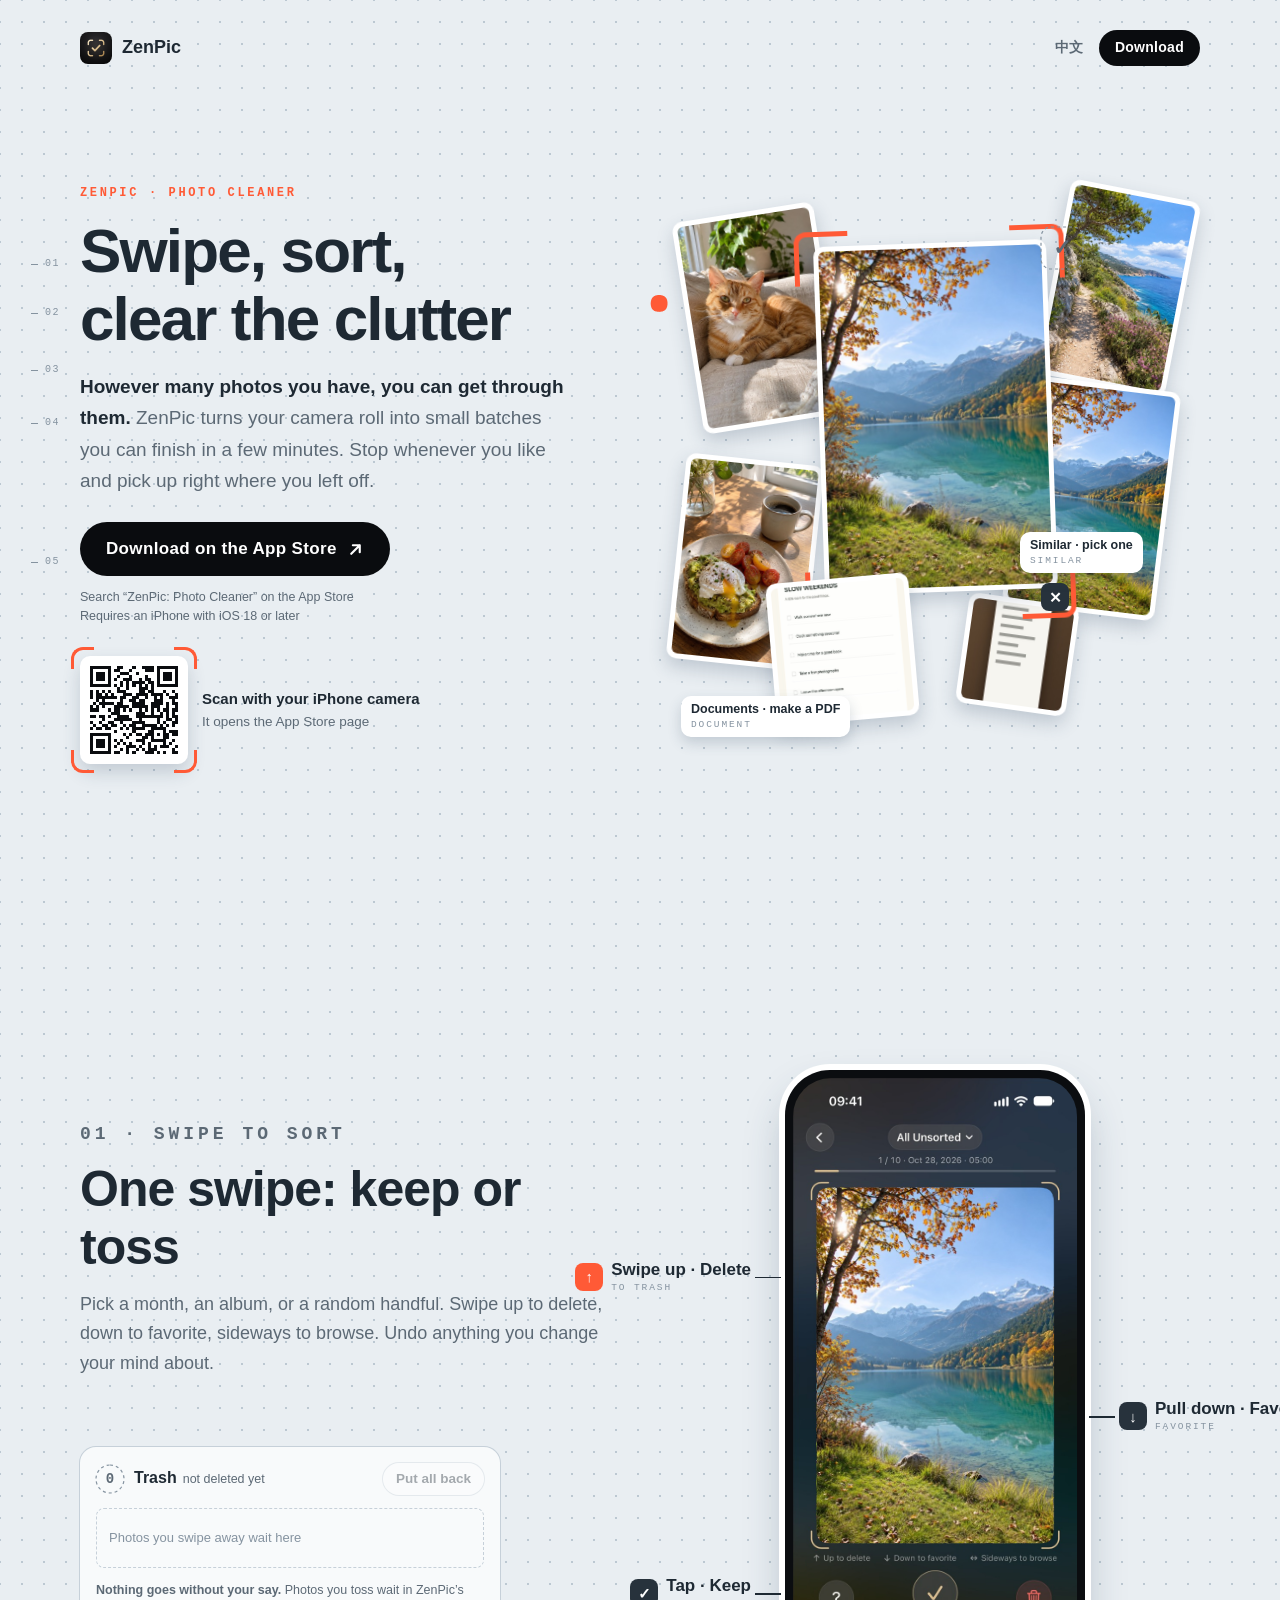
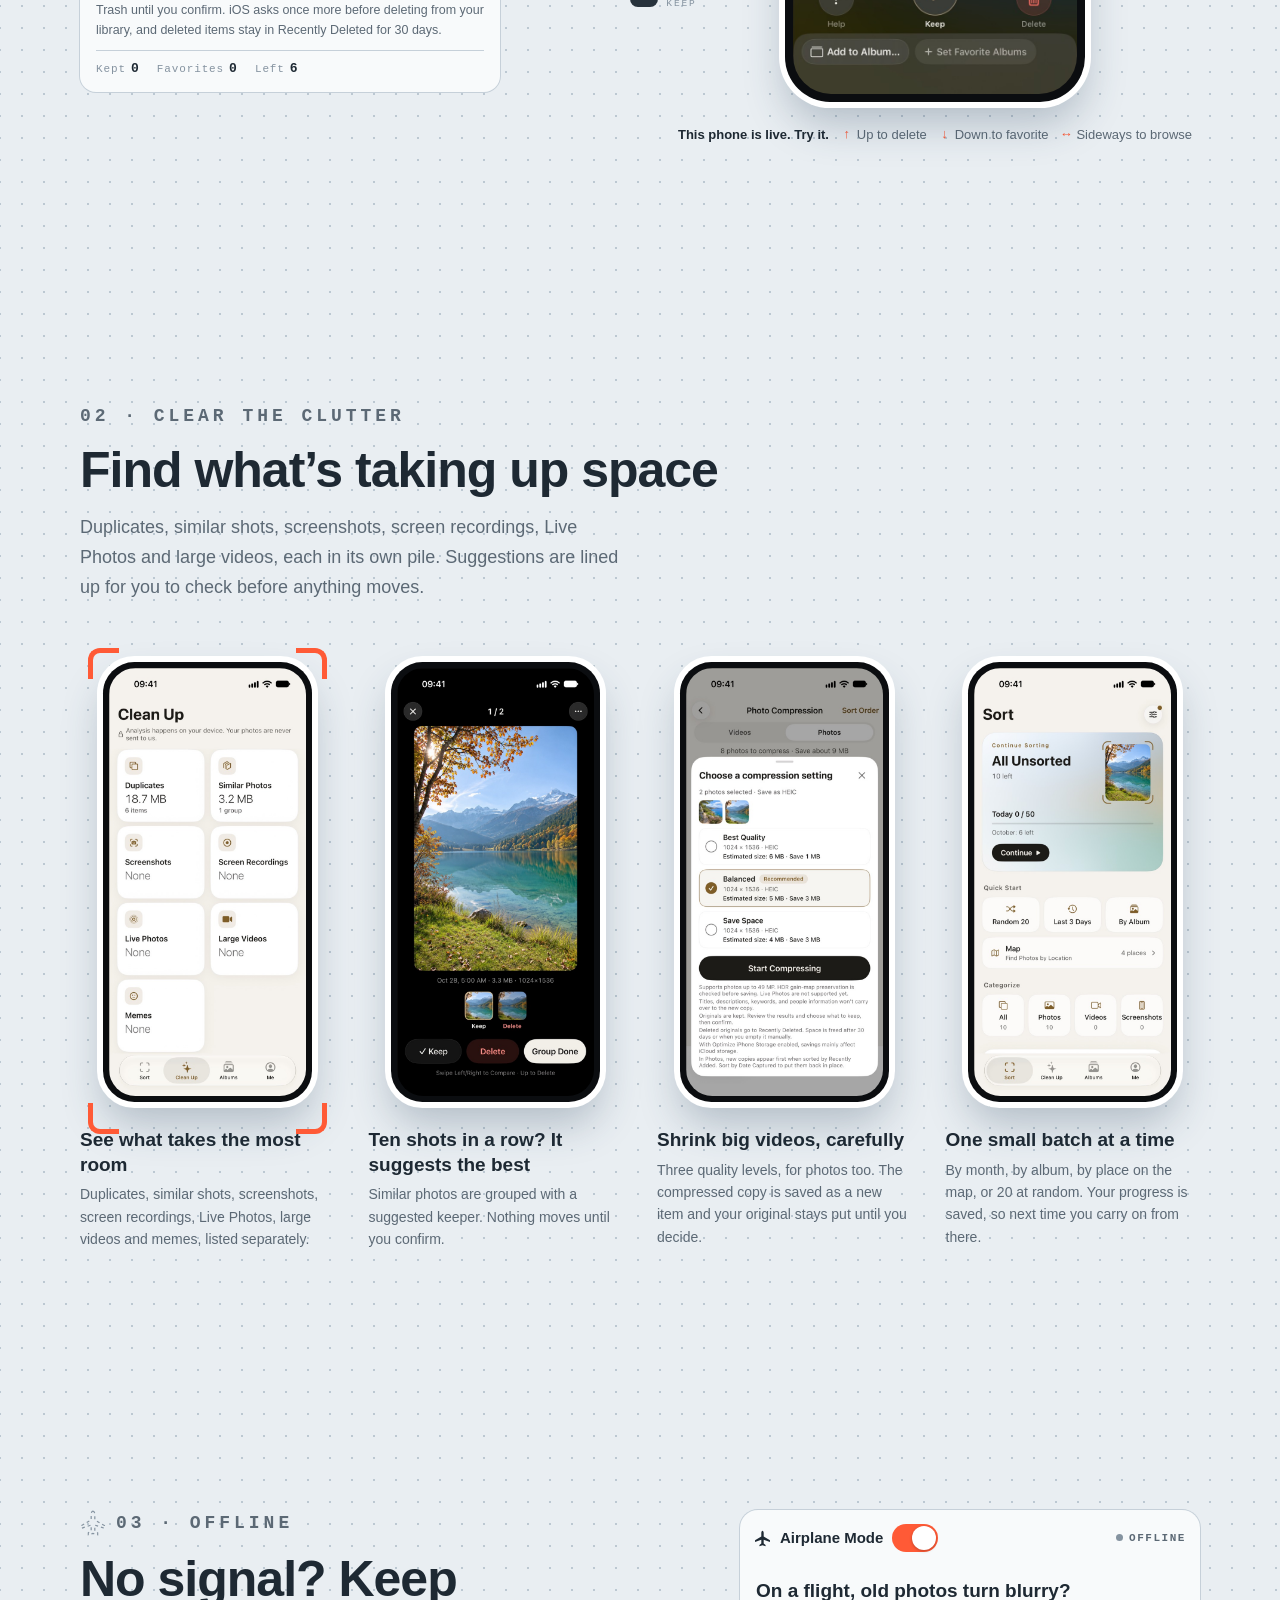
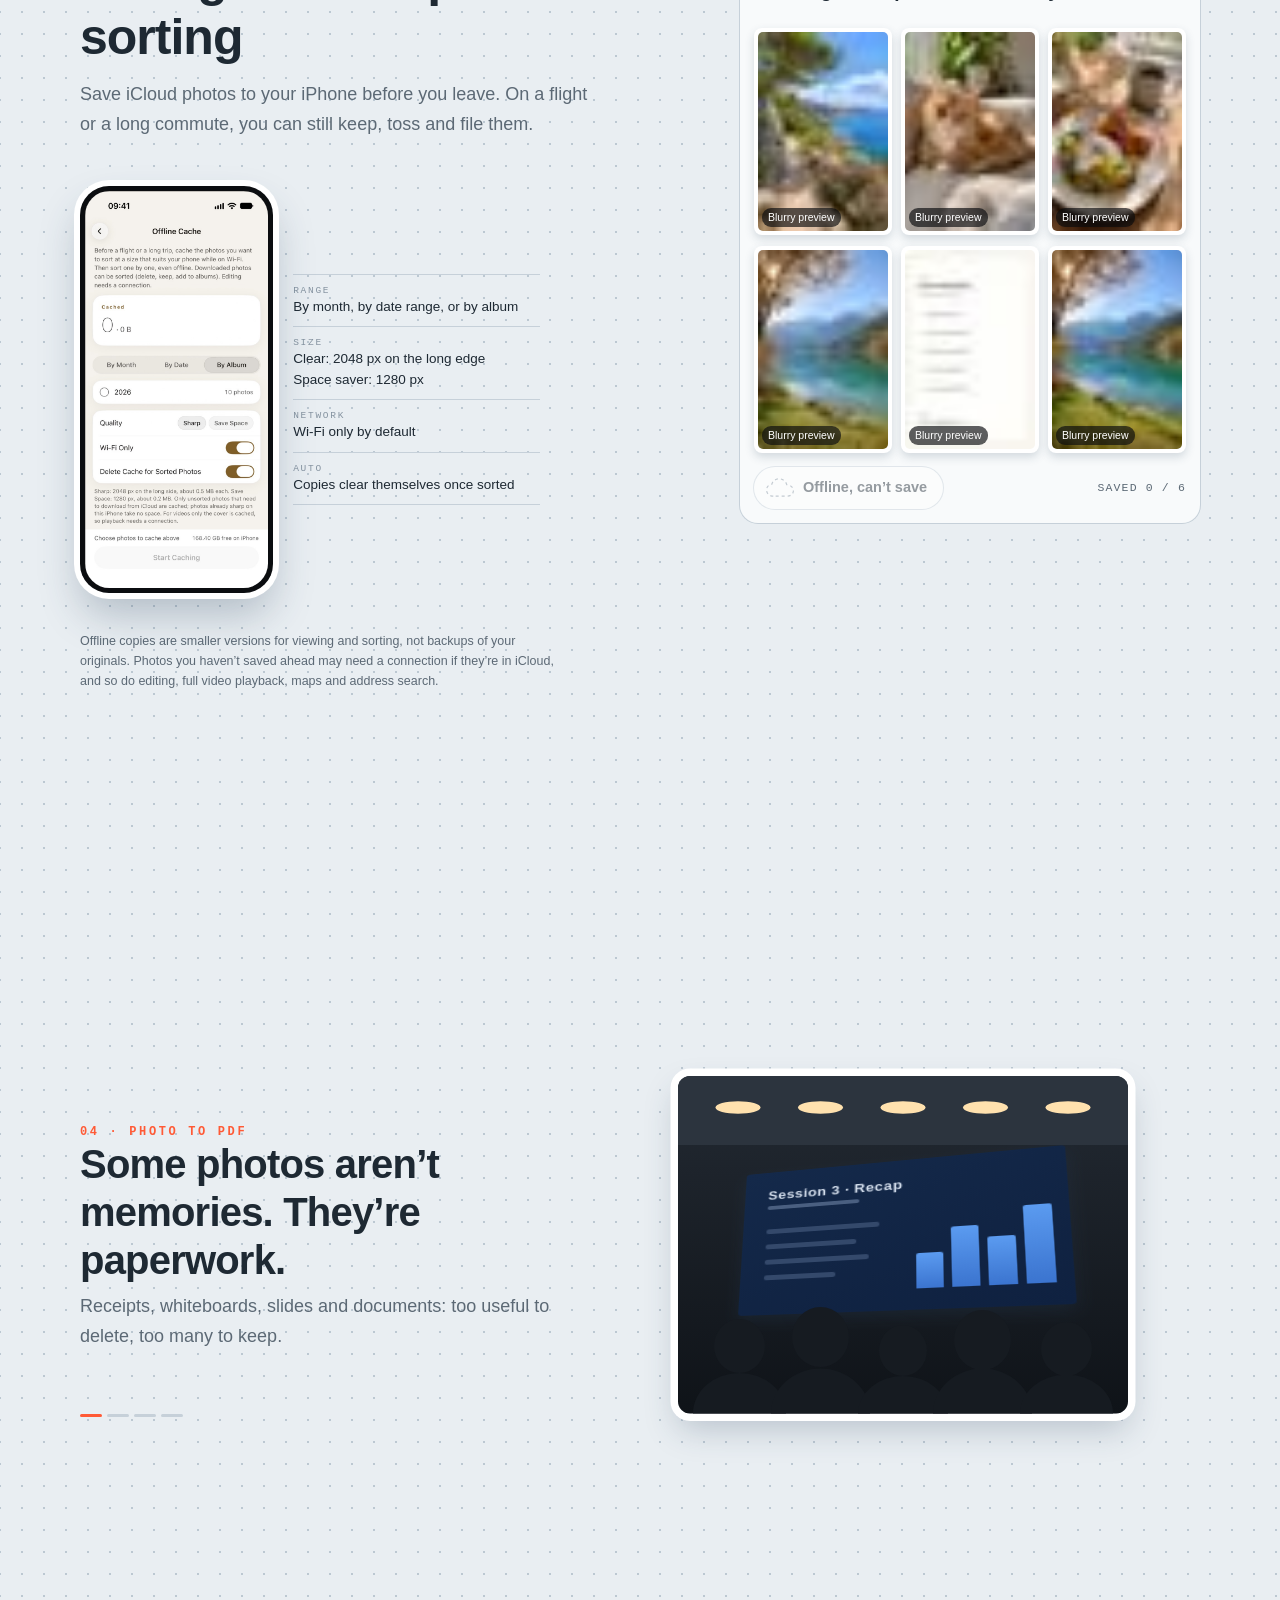
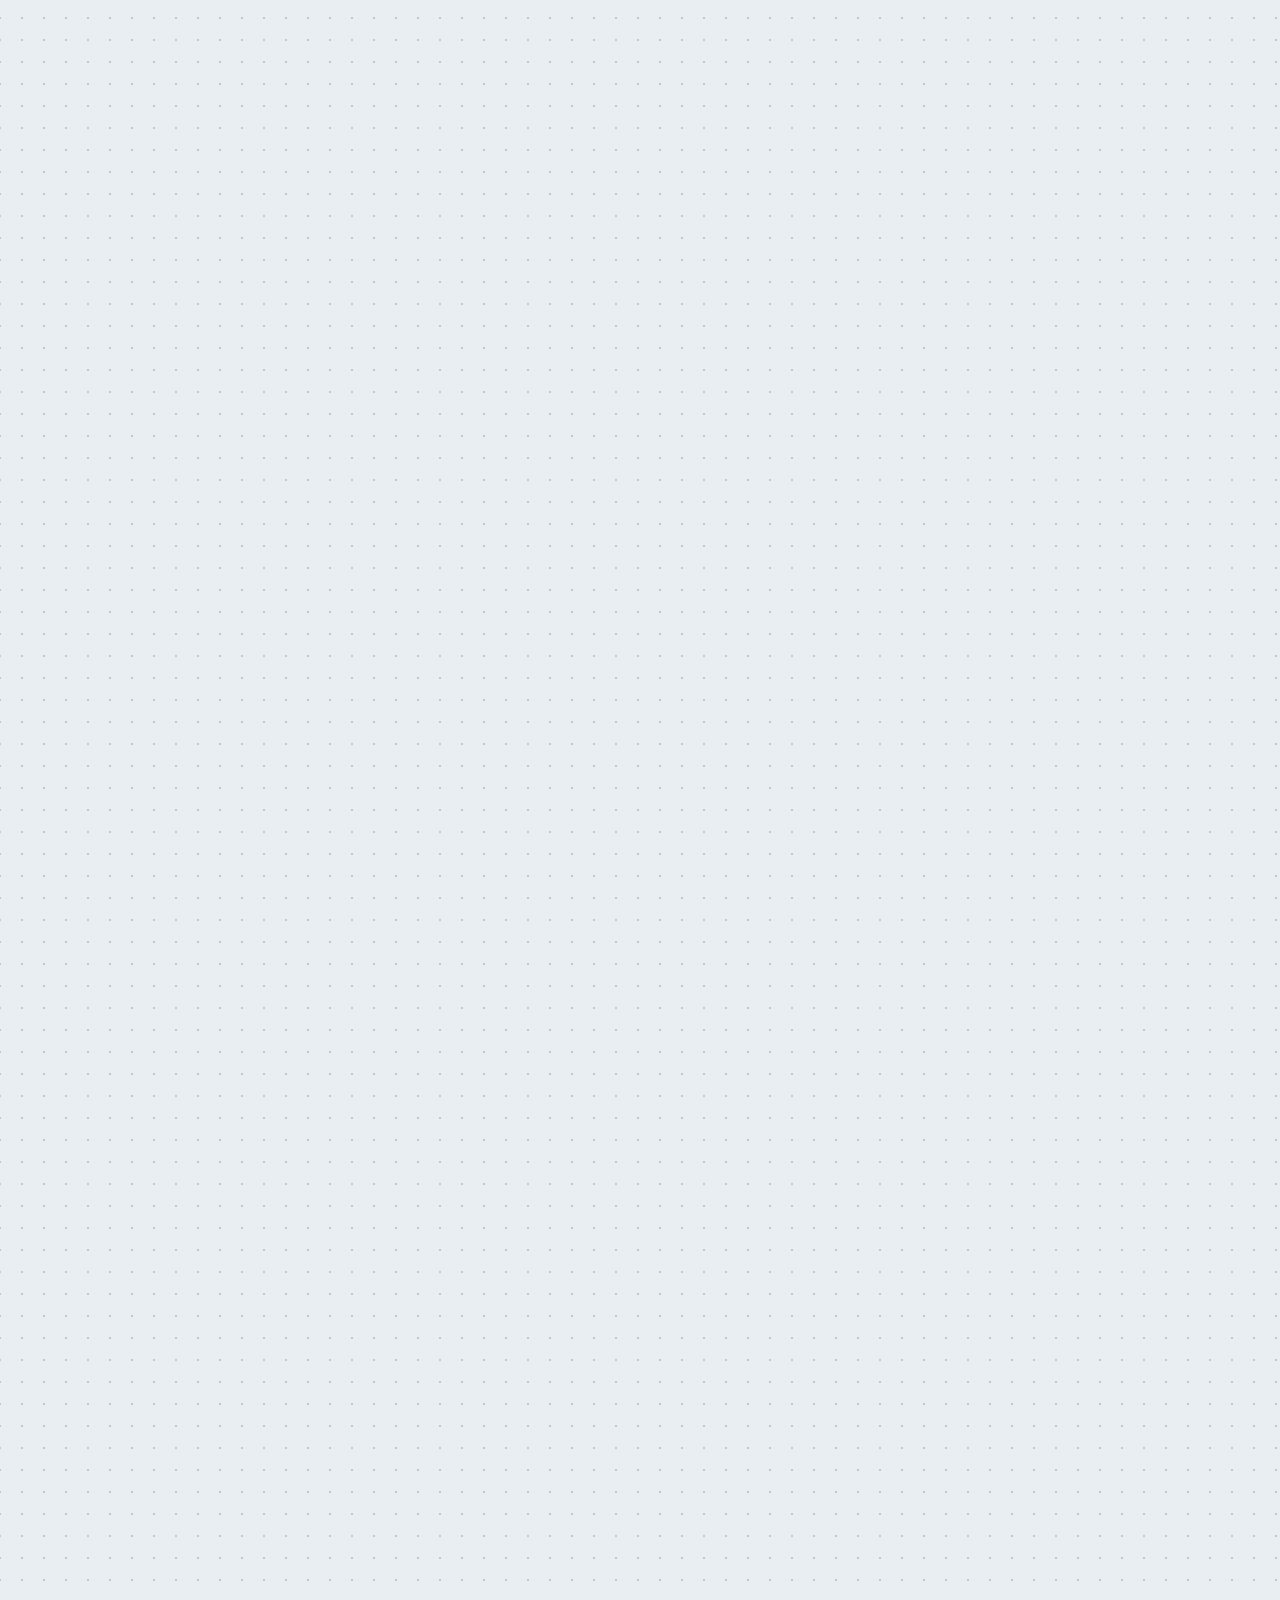
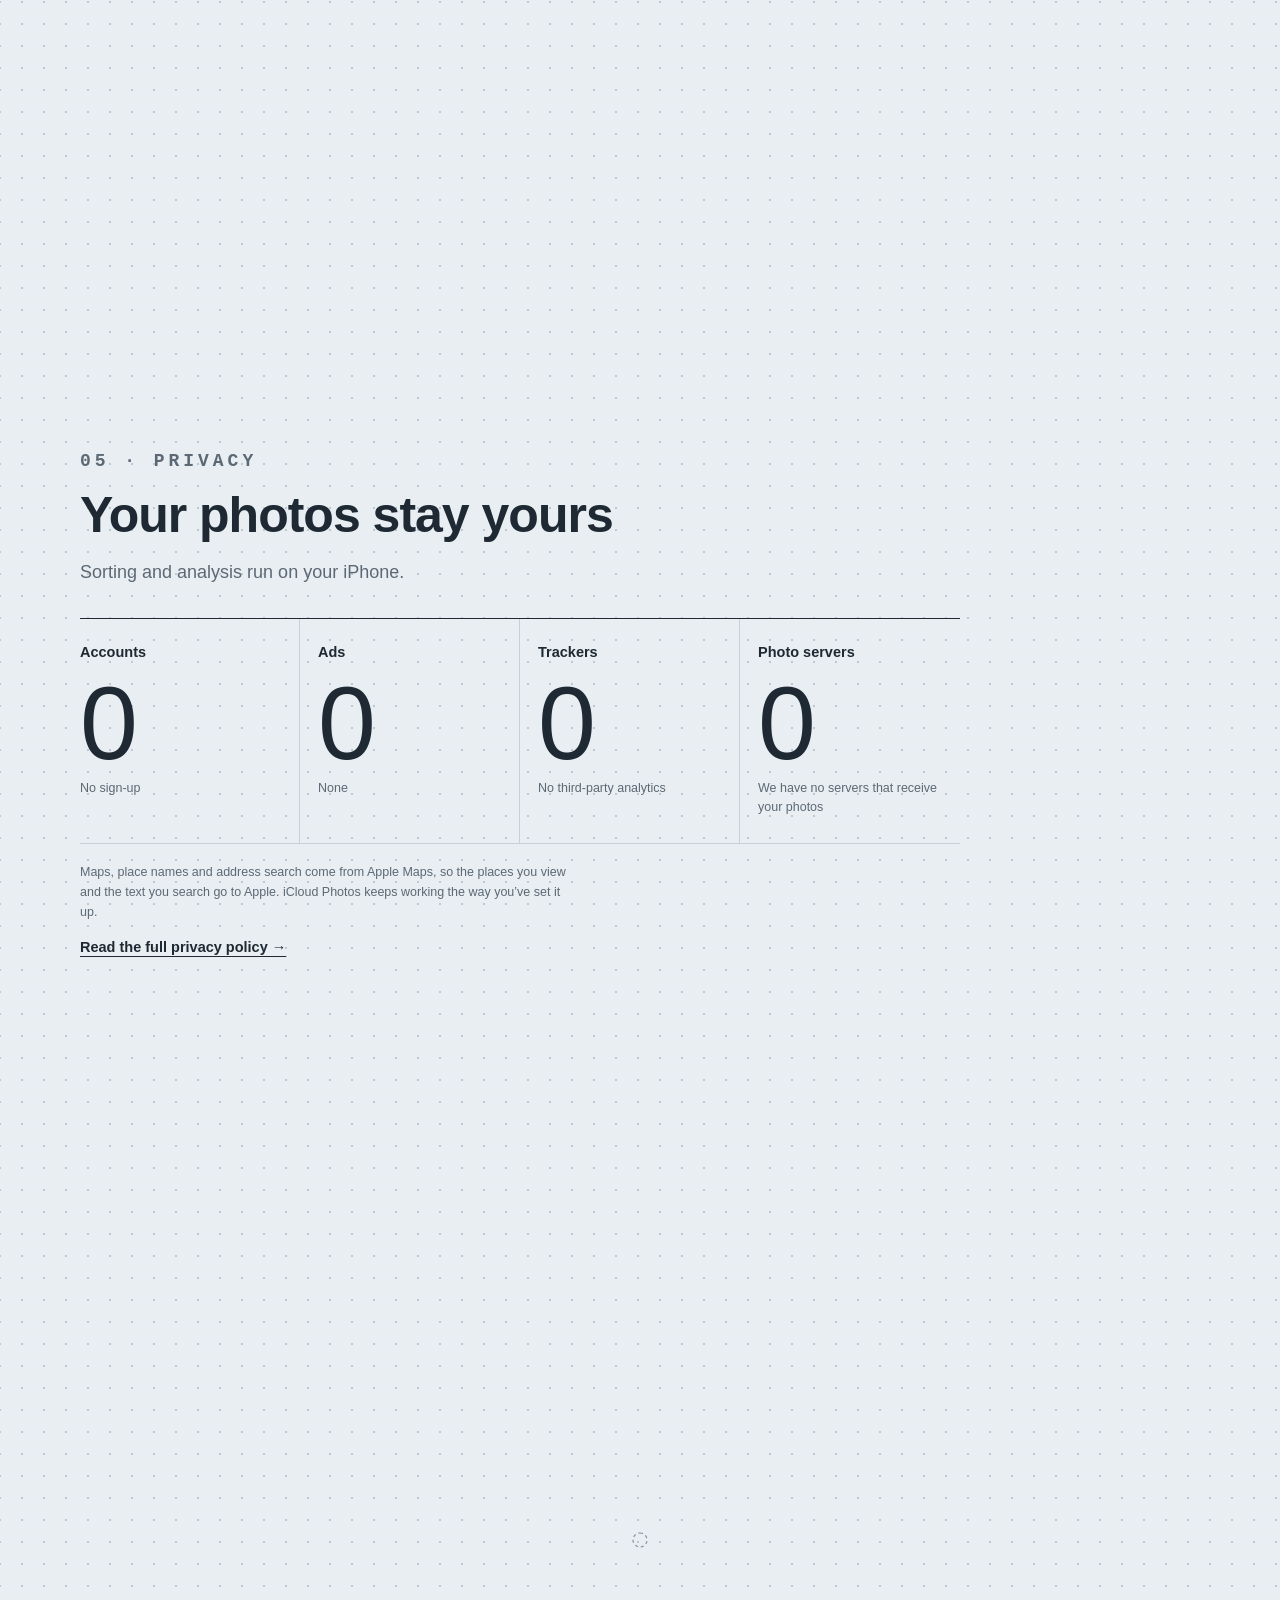
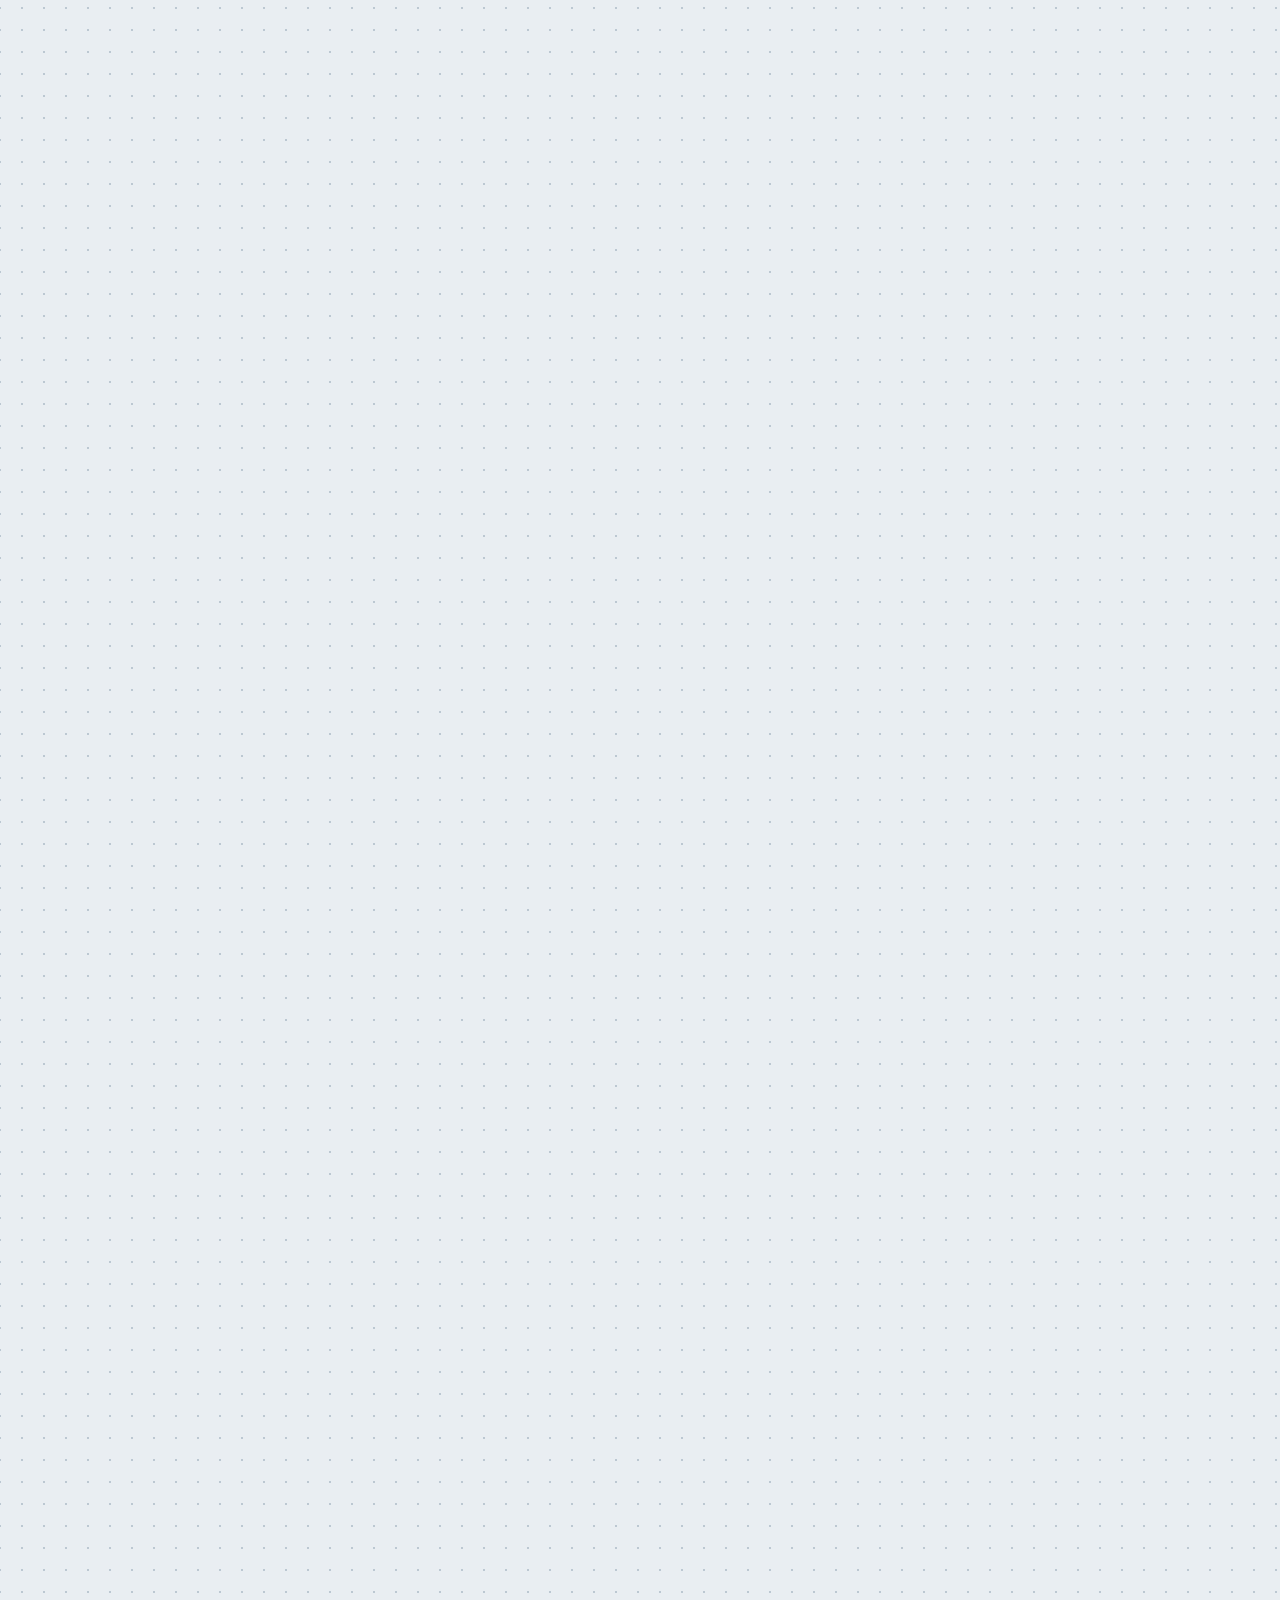
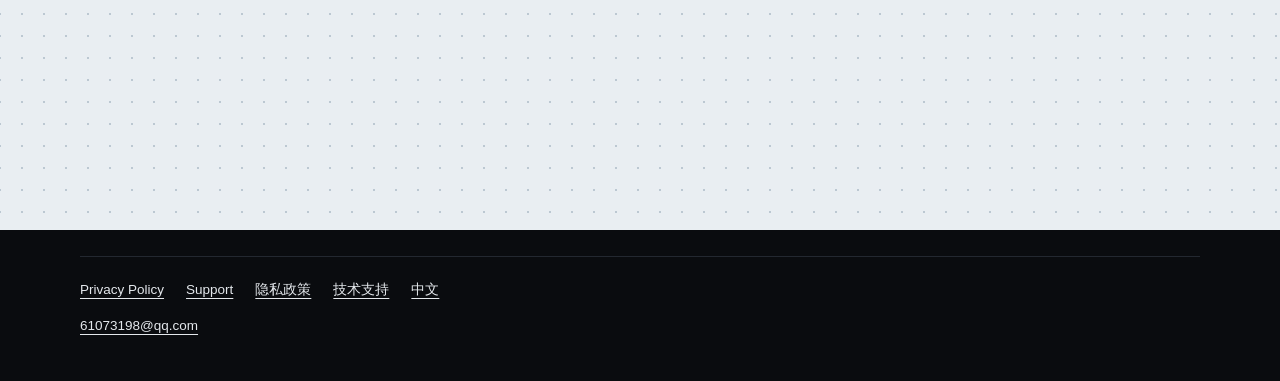
<file: index.html>
<!doctype html>
<html lang="en">
<head>
<meta charset="utf-8">
<meta name="viewport" content="width=device-width,initial-scale=1,viewport-fit=cover">
<meta name="referrer" content="no-referrer">
<meta name="format-detection" content="telephone=no">
<meta name="theme-color" content="#E9EEF2">
<meta name="apple-itunes-app" content="app-id=6829452527">
<title>ZenPic: Photo Cleaner · Swipe, Sort, Clear the Clutter</title>
<meta name="description" content="ZenPic is an iPhone photo cleaner. It turns a huge camera roll into small batches you can swipe through in minutes, and finds duplicates, similar shots, screenshots and large videos. Sorting and analysis run on your iPhone.">
<link rel="icon" href="assets/img/icon-64.png">
<link rel="apple-touch-icon" href="assets/img/icon-180.png">
<link rel="stylesheet" href="assets/css/site.css">
<script>
/* 系统语言是中文、又没有点名要英文时，去中文页 */
try{if(/^zh/i.test(navigator.language||'')&&!/[?&]en\b/.test(location.search))location.replace('zh/index.html')}catch(e){}
document.documentElement.className='js'
</script>
</head>
<body>

<svg id="fx" aria-hidden="true"><path id="fxp" fill="#FF5A36"/></svg>
<div class="rail" id="rail" aria-hidden="true"></div>

<header class="bar" id="bar">
  <div class="wrap">
    <a class="brand" href="#top"><img src="assets/img/icon-64.png" alt="" width="32" height="32">ZenPic</a>
    <a class="btn s" href="https://apps.apple.com/app/id6829452527">Download</a>
  </div>
</header>

<main>

<!-- 第一屏 -->
<section class="hero" id="top">
  <div class="wrap">
    <div class="hero-top">
      <span class="brand"><img src="assets/img/icon-64.png" alt="ZenPic icon" width="32" height="32">ZenPic</span>
      <span class="r"><a class="lang" href="zh/index.html" lang="zh-Hans">中文</a><a class="btn s" href="https://apps.apple.com/app/id6829452527">Download</a></span>
    </div>
    <div class="hero-grid">
      <div>
        <p class="cap">ZenPic · Photo Cleaner</p>
        <h1><span>Swipe, sort,</span><span>clear the clutter</span></h1>
        <p class="sub"><strong>However many photos you have, you can get through them.</strong> ZenPic turns your camera roll into small batches you can finish in a few minutes. Stop whenever you like and pick up right where you left off.</p>
        <div class="cta">
          <a class="btn" href="https://apps.apple.com/app/id6829452527">Download on the App Store
            <svg viewBox="0 0 16 16" fill="none" stroke="currentColor" stroke-width="2" stroke-linecap="round" stroke-linejoin="round" aria-hidden="true"><path d="M4 12 12 4M5.5 4H12v6.5"/></svg></a>
          <small>Search “ZenPic: Photo Cleaner” on the App Store<br>Requires an iPhone with iOS 18 or later</small>
        </div>
        <div class="qr">
          <div class="code"><svg viewBox="0 0 29 29" role="img" aria-label="QR code for the App Store page" shape-rendering="crispEdges"><path fill="#0A0C0F" d="M0 0h7v1h-7zM9 0h2v1h-2zM14 0h1v1h-1zM17 0h4v1h-4zM22 0h7v1h-7zM0 1h1v1h-1zM6 1h1v1h-1zM8 1h2v1h-2zM13 1h1v1h-1zM18 1h3v1h-3zM22 1h1v1h-1zM28 1h1v1h-1zM0 2h1v1h-1zM2 2h3v1h-3zM6 2h1v1h-1zM10 2h3v1h-3zM15 2h1v1h-1zM22 2h1v1h-1zM24 2h3v1h-3zM28 2h1v1h-1zM0 3h1v1h-1zM2 3h3v1h-3zM6 3h1v1h-1zM9 3h1v1h-1zM13 3h1v1h-1zM18 3h1v1h-1zM22 3h1v1h-1zM24 3h3v1h-3zM28 3h1v1h-1zM0 4h1v1h-1zM2 4h3v1h-3zM6 4h1v1h-1zM8 4h1v1h-1zM11 4h3v1h-3zM16 4h1v1h-1zM18 4h2v1h-2zM22 4h1v1h-1zM24 4h3v1h-3zM28 4h1v1h-1zM0 5h1v1h-1zM6 5h1v1h-1zM10 5h1v1h-1zM12 5h1v1h-1zM14 5h4v1h-4zM19 5h2v1h-2zM22 5h1v1h-1zM28 5h1v1h-1zM0 6h7v1h-7zM8 6h1v1h-1zM10 6h1v1h-1zM12 6h1v1h-1zM14 6h1v1h-1zM16 6h1v1h-1zM18 6h1v1h-1zM20 6h1v1h-1zM22 6h7v1h-7zM9 7h1v1h-1zM12 7h1v1h-1zM16 7h3v1h-3zM20 7h1v1h-1zM0 8h1v1h-1zM2 8h1v1h-1zM4 8h1v1h-1zM6 8h1v1h-1zM9 8h3v1h-3zM16 8h2v1h-2zM19 8h2v1h-2zM24 8h1v1h-1zM27 8h1v1h-1zM0 9h1v1h-1zM2 9h2v1h-2zM5 9h1v1h-1zM7 9h1v1h-1zM11 9h3v1h-3zM15 9h4v1h-4zM20 9h4v1h-4zM25 9h1v1h-1zM28 9h1v1h-1zM0 10h1v1h-1zM2 10h7v1h-7zM10 10h2v1h-2zM14 10h2v1h-2zM18 10h1v1h-1zM21 10h1v1h-1zM23 10h1v1h-1zM26 10h3v1h-3zM2 11h1v1h-1zM4 11h1v1h-1zM10 11h1v1h-1zM13 11h2v1h-2zM16 11h2v1h-2zM21 11h3v1h-3zM27 11h1v1h-1zM1 12h1v1h-1zM3 12h5v1h-5zM9 12h2v1h-2zM14 12h4v1h-4zM20 12h4v1h-4zM25 12h1v1h-1zM27 12h2v1h-2zM0 13h1v1h-1zM2 13h1v1h-1zM4 13h1v1h-1zM8 13h5v1h-5zM14 13h5v1h-5zM20 13h3v1h-3zM25 13h1v1h-1zM28 13h1v1h-1zM0 14h3v1h-3zM6 14h1v1h-1zM8 14h2v1h-2zM11 14h1v1h-1zM13 14h1v1h-1zM16 14h1v1h-1zM18 14h1v1h-1zM20 14h1v1h-1zM22 14h1v1h-1zM24 14h2v1h-2zM27 14h2v1h-2zM7 15h3v1h-3zM15 15h3v1h-3zM20 15h1v1h-1zM23 15h1v1h-1zM25 15h1v1h-1zM27 15h1v1h-1zM0 16h2v1h-2zM3 16h2v1h-2zM6 16h1v1h-1zM9 16h4v1h-4zM15 16h9v1h-9zM25 16h1v1h-1zM27 16h2v1h-2zM4 17h1v1h-1zM8 17h6v1h-6zM16 17h1v1h-1zM22 17h1v1h-1zM25 17h2v1h-2zM28 17h1v1h-1zM0 18h1v1h-1zM3 18h1v1h-1zM6 18h2v1h-2zM10 18h1v1h-1zM14 18h4v1h-4zM22 18h1v1h-1zM24 18h1v1h-1zM27 18h2v1h-2zM1 19h1v1h-1zM4 19h2v1h-2zM7 19h2v1h-2zM11 19h1v1h-1zM13 19h2v1h-2zM17 19h5v1h-5zM23 19h1v1h-1zM25 19h1v1h-1zM27 19h1v1h-1zM0 20h1v1h-1zM2 20h2v1h-2zM5 20h2v1h-2zM10 20h1v1h-1zM12 20h1v1h-1zM14 20h4v1h-4zM20 20h5v1h-5zM8 21h1v1h-1zM14 21h1v1h-1zM19 21h2v1h-2zM24 21h1v1h-1zM26 21h3v1h-3zM0 22h7v1h-7zM11 22h1v1h-1zM13 22h1v1h-1zM15 22h2v1h-2zM18 22h3v1h-3zM22 22h1v1h-1zM24 22h2v1h-2zM27 22h2v1h-2zM0 23h1v1h-1zM6 23h1v1h-1zM12 23h1v1h-1zM17 23h2v1h-2zM20 23h1v1h-1zM24 23h2v1h-2zM0 24h1v1h-1zM2 24h3v1h-3zM6 24h1v1h-1zM8 24h1v1h-1zM10 24h1v1h-1zM15 24h3v1h-3zM20 24h5v1h-5zM27 24h1v1h-1zM0 25h1v1h-1zM2 25h3v1h-3zM6 25h1v1h-1zM9 25h1v1h-1zM11 25h1v1h-1zM13 25h1v1h-1zM17 25h1v1h-1zM19 25h1v1h-1zM24 25h1v1h-1zM26 25h1v1h-1zM0 26h1v1h-1zM2 26h3v1h-3zM6 26h1v1h-1zM8 26h1v1h-1zM12 26h3v1h-3zM16 26h1v1h-1zM19 26h1v1h-1zM21 26h1v1h-1zM23 26h3v1h-3zM28 26h1v1h-1zM0 27h1v1h-1zM6 27h1v1h-1zM10 27h1v1h-1zM12 27h1v1h-1zM15 27h1v1h-1zM17 27h1v1h-1zM19 27h3v1h-3zM27 27h1v1h-1zM0 28h7v1h-7zM8 28h2v1h-2zM12 28h1v1h-1zM14 28h1v1h-1zM18 28h3v1h-3zM22 28h1v1h-1zM24 28h1v1h-1zM27 28h2v1h-2z"/></svg><span class="vf"><i></i><i></i><i></i><i></i></span></div>
          <p><b>Scan with your iPhone camera</b>It opens the App Store page</p>
        </div>
      </div>
      <div class="pile" aria-hidden="true">
        <div class="st p5" style="--i:0"><img src="assets/img/p-coast.jpg" alt=""></div>
        <div class="st p3" style="--i:1"><img src="assets/img/p-cat.jpg" alt=""></div>
        <div class="st p2" style="--i:2"><img src="assets/img/p-lake2.jpg" alt=""></div>
        <div class="st p4" style="--i:3"><img src="assets/img/p-food.jpg" alt=""></div>
        <div class="st sq p7" style="--i:4"><img src="assets/img/t-receipt-en.jpg" alt=""></div>
        <div class="st p1" style="--i:5"><img src="assets/img/p-lake.jpg" alt=""></div>
        <div class="st sq p6" style="--i:6"><img src="assets/img/p-note.jpg" alt=""></div>
        <span class="vf"><i></i><i></i><i></i><i></i></span>
        <span class="tag tag1 anchor" id="a-tile" data-shape="tile"><em>✓</em></span>
        <span class="tag tag4 tl">✕</span>
        <span class="tag tag2 lb chip"><span><b>Similar · pick one</b><i>SIMILAR</i></span></span>
        <span class="tag tag3 lb chip"><span><b>Documents · make a PDF</b><i>DOCUMENT</i></span></span>
      </div>
    </div>
  </div>
</section>
<!-- 第一屏底部的“往下滑”提示：滑一下就收起（样式和脚本在 site.css、site.js 末尾） -->
<button type="button" class="scrollhint" id="scrollhint" aria-label="Scroll for more"><span>Scroll</span><svg viewBox="0 0 16 16" aria-hidden="true"><path d="M3.5 4.5 8 9l4.5-4.5M3.5 8.5 8 13l4.5-4.5"/></svg></button>

<!-- 01 滑着理 -->
<section class="sec swipe" id="s1" data-n="01">
  <div class="wrap">
    <div class="sh rv">
      <p class="cap">01 · Swipe to sort</p>
      <h2>One swipe: keep or toss</h2>
      <p>Pick a month, an album, or a random handful. Swipe up to delete, down to favorite, sideways to browse. Undo anything you change your mind about.</p>
    </div>
    <div class="stage">
      <div class="phone-box">
        <div class="phone">
          <div class="scr">
            <img src="assets/img/ui-sort-en.jpg" alt="ZenPic's sorting screen: a lakeside photo with Help, Keep and Delete buttons below" width="660" height="1434">
            <div class="deck" id="deck">
              <div class="deck-done"><b id="doneT"></b><span id="doneS"></span><button type="button" id="again"></button></div>
              <i class="tdot"></i>
            </div>
            <button type="button" class="hit k" id="hitK" aria-label="Keep this photo"></button>
            <button type="button" class="hit d" id="hitD" aria-label="Delete this photo"></button>
          </div>
        </div>
        <span class="gl gl1 lb"><span class="tl or">↑</span><span><b>Swipe up · Delete</b><i>TO TRASH</i></span></span>
        <span class="gl gl2 lb"><span class="tl">↓</span><span><b>Pull down · Favorite</b><i>FAVORITE</i></span></span>
        <span class="gl gl3 lb"><span class="tl">✓</span><span><b>Tap · Keep</b><i>KEEP</i></span></span>
      </div>
      <p class="try"><b>This phone is live. Try it.</b><span><i class="mono">↑</i>Up to delete</span><span><i class="mono">↓</i>Down to favorite</span><span><i class="mono">↔</i>Sideways to browse</span></p>
    </div>
    <div class="side">
      <div class="tray rv">
        <div class="tray-h">
          <span class="anchor" id="a-badge" data-shape="circle"><em id="nTrash">0</em></span>
          <h3>Trash<small>not deleted yet</small></h3>
          <button type="button" class="tray-btn" id="back" disabled>Put all back</button>
        </div>
        <div class="thumbs" id="thumbs"><span class="empty">Photos you swipe away wait here</span></div>
        <p class="note"><b>Nothing goes without your say.</b> Photos you toss wait in ZenPic’s Trash until you confirm. iOS asks once more before deleting from your library, and deleted items stay in Recently Deleted for 30 days.</p>
        <p class="count"><span>Kept<b id="nKeep">0</b></span><span>Favorites<b id="nFav">0</b></span><span>Left<b id="nLeft">6</b></span></p>
      </div>
    </div>
  </div>
</section>

<!-- 02 占地方的，都找出来 -->
<section class="sec clean" id="s2" data-n="02">
  <div class="wrap">
    <div class="sh rv">
      <p class="cap">02 · Clear the clutter</p>
      <h2>Find what’s taking up space</h2>
      <p>Duplicates, similar shots, screenshots, screen recordings, Live Photos and large videos, each in its own pile. Suggestions are lined up for you to check before anything moves.</p>
    </div>
  </div>
  <div class="shots" id="shots">
    <article class="shot on">
      <div class="phone"><div class="scr"><img loading="lazy" src="assets/img/ui-cleanup-en.jpg" alt="ZenPic's Cleanup screen listing duplicates, similar photos, screenshots, screen recordings, Live Photos, large videos and memes" width="660" height="1434"></div></div>
      <span class="vf" aria-hidden="true"><i></i><i></i><i></i><i></i></span>
      <h3>See what takes the most room</h3>
      <p>Duplicates, similar shots, screenshots, screen recordings, Live Photos, large videos and memes, listed separately.</p>
    </article>
    <article class="shot">
      <div class="phone"><div class="scr"><img loading="lazy" src="assets/img/ui-similar-en.jpg" alt="ZenPic's Similar Photos screen comparing two lakeside photos, one marked keep and one marked delete" width="660" height="1434"></div></div>
      <span class="vf" aria-hidden="true"><i></i><i></i><i></i><i></i></span>
      <h3>Ten shots in a row? It suggests the best</h3>
      <p>Similar photos are grouped with a suggested keeper. Nothing moves until you confirm.</p>
    </article>
    <article class="shot">
      <div class="phone"><div class="scr"><img loading="lazy" src="assets/img/ui-compress-en.jpg" alt="ZenPic's compression screen with Best Quality, Balanced and Save Space settings" width="660" height="1434"></div></div>
      <span class="vf" aria-hidden="true"><i></i><i></i><i></i><i></i></span>
      <h3>Shrink big videos, carefully</h3>
      <p>Three quality levels, for photos too. The compressed copy is saved as a new item and your original stays put until you decide.</p>
    </article>
    <article class="shot">
      <div class="phone"><div class="scr"><img loading="lazy" src="assets/img/ui-home-en.jpg" alt="ZenPic's home screen with shortcuts to continue sorting, a random batch, recent days, albums and the map" width="660" height="1434"></div></div>
      <span class="vf" aria-hidden="true"><i></i><i></i><i></i><i></i></span>
      <h3>One small batch at a time</h3>
      <p>By month, by album, by place on the map, or 20 at random. Your progress is saved, so next time you carry on from there.</p>
    </article>
  </div>
  <div class="pager" id="pager" aria-hidden="true"><i class="on"></i><i></i><i></i><i></i></div>
</section>

<!-- 03 没网也能理 -->
<section class="sec offline" id="s3" data-n="03">
  <div class="wrap off-wrap">
    <div class="sh rv">
      <p class="cap"><span class="anchor" id="a-plane" data-shape="plane"></span>03 · Offline</p>
      <h2>No signal? Keep sorting</h2>
      <p>Save iCloud photos to your iPhone before you leave. On a flight or a long commute, you can still keep, toss and file them.</p>
    </div>
    <div class="off rv" id="off">
      <div class="off-top">
        <button type="button" class="sw" id="air" role="switch" aria-checked="false">
          <svg viewBox="0 0 100 100" fill="currentColor" aria-hidden="true"><path d="M50 4C54 4 57 10 57 18L57 38 94 60 94 70 57 58 57 80 68 88 68 95 50 90 32 95 32 88 43 80 43 58 6 70 6 60 43 38 43 18C43 10 46 4 50 4Z"/></svg>
          Airplane Mode<span class="tr"></span>
        </button>
        <span class="net" id="net">ONLINE</span>
      </div>
      <p class="off-line" id="offLine" aria-live="polite">These older photos live in iCloud. Try turning on Airplane Mode.</p>
      <div class="off-grid" id="offGrid">
        <figure class="ph"><img class="lo" src="assets/img/s-coast.jpg" alt=""><img class="hi" loading="lazy" src="assets/img/p-coast.jpg" alt="A coastal path"><span class="t"></span></figure>
        <figure class="ph"><img class="lo" src="assets/img/s-cat.jpg" alt=""><img class="hi" loading="lazy" src="assets/img/p-cat.jpg" alt="An orange cat on a sofa"><span class="t"></span></figure>
        <figure class="ph"><img class="lo" src="assets/img/s-food.jpg" alt=""><img class="hi" loading="lazy" src="assets/img/p-food.jpg" alt="A breakfast plate"><span class="t"></span></figure>
        <figure class="ph"><img class="lo" src="assets/img/s-lake.jpg" alt=""><img class="hi" loading="lazy" src="assets/img/p-lake.jpg" alt="A lake in autumn"><span class="t"></span></figure>
        <figure class="ph"><img class="lo" src="assets/img/s-note.jpg" alt=""><img class="hi" loading="lazy" src="assets/img/p-note.jpg" alt="A printed checklist"><span class="t"></span></figure>
        <figure class="ph"><img class="lo" src="assets/img/s-lake2.jpg" alt=""><img class="hi" loading="lazy" src="assets/img/p-lake2.jpg" alt="The same lake, another shot"><span class="t"></span></figure>
      </div>
      <div class="off-bot">
        <button type="button" class="cache" id="cache"><span class="anchor" id="a-cloud" data-shape="cloud"></span><span id="cacheT">Save before takeoff</span></button>
        <span class="off-n" id="offN">SAVED 0 / 6</span>
      </div>
    </div>
    <div class="duo rv">
      <div class="phone"><div class="scr"><img loading="lazy" src="assets/img/ui-offline-en.jpg" alt="ZenPic's offline screen: choose photos by month, date or album, pick a size, Wi-Fi only, and clear copies once sorted" width="660" height="1434"></div></div>
      <ul class="spec">
        <li><i>RANGE</i>By month, by date range, or by album</li>
        <li><i>SIZE</i>Clear: 2048 px on the long edge<br>Space saver: 1280 px</li>
        <li><i>NETWORK</i>Wi‑Fi only by default</li>
        <li><i>AUTO</i>Copies clear themselves once sorted</li>
      </ul>
    </div>
    <p class="note rv">Offline copies are smaller versions for viewing and sorting, not backups of your originals. Photos you haven’t saved ahead may need a connection if they’re in iCloud, and so do editing, full video playback, maps and address search.</p>
  </div>
</section>

<!-- 04 照片变 PDF -->
<section class="pdf" id="s4" data-n="04">
  <div class="pdf-sticky">
    <div class="wrap">
      <div>
        <p class="cap">04 · Photo to PDF</p>
        <div class="pdf-texts">
          <div class="pdf-t"><h2>Some photos aren’t memories. They’re paperwork.</h2><p>Receipts, whiteboards, slides and documents: too useful to delete, too many to keep.</p></div>
          <div class="pdf-t"><h3>Screens and pages, framed and straightened</h3><p>When it isn’t sure, it leaves the photo as it is.</p></div>
          <div class="pdf-t"><h3>Pick the photos. A few taps, one PDF.</h3><p>Pages follow the order you shot them, with three quality levels to choose from.</p></div>
          <div class="pdf-t"><h3>Save to Files, AirDrop to your Mac</h3><p>With the PDF saved, clear the original photos in one go.<small>The space comes back once Recently Deleted is emptied.</small></p></div>
        </div>
        <div class="steps" id="steps" aria-hidden="true"><i></i><i></i><i></i><i></i></div>
      </div>
      <div class="scene-box" id="sceneBox" aria-hidden="true">
        <div class="scene" id="scene">
          <div class="sc-photo" id="scPhoto"></div>
          <div class="pg" style="background-image:url(assets/img/t-receipt-en.jpg)"></div>
          <div class="pg" style="background-image:url(assets/img/t-label-en.jpg)"></div>
          <div class="pg" style="background-image:url(assets/img/p-note.jpg);background-position:50% 12%"></div>
          <div class="sc-screen" id="scScreen">
            <span class="sl-t">Session 3 · Recap</span><span class="sl-s"></span>
            <span class="sl-l" style="top:62px"></span><span class="sl-l" style="top:78px;width:74px"></span><span class="sl-l" style="top:94px;width:84px"></span><span class="sl-l" style="top:110px;width:58px"></span>
            <span class="sl-b" style="left:140px;height:34px"></span><span class="sl-b" style="left:166px;height:58px"></span><span class="sl-b" style="left:192px;height:46px"></span><span class="sl-b" style="left:218px;height:74px"></span>
          </div>
          <svg class="sc-svg" viewBox="0 0 360 470">
            <g id="scCeil" stroke="#fff" stroke-width="5" stroke-opacity="0" paint-order="stroke" stroke-linejoin="round">
              <path d="M38 70h284a8 8 0 0 1 8 8v38H30V78a8 8 0 0 1 8-8z" fill="#2c343e"/>
              <g fill="#FFE1AE" stroke="none"><ellipse cx="70" cy="91" rx="15" ry="4.2"/><ellipse cx="125" cy="91" rx="15" ry="4.2"/><ellipse cx="180" cy="91" rx="15" ry="4.2"/><ellipse cx="235" cy="91" rx="15" ry="4.2"/><ellipse cx="290" cy="91" rx="15" ry="4.2"/></g>
            </g>
            <g id="scHeads" fill="#161b21" stroke="#fff" stroke-width="5" stroke-opacity="0" paint-order="stroke" stroke-linejoin="round">
              <path d="M40 295a31 27 0 0 1 62 0zM71 232a17 18 0 1 1 0 36a17 18 0 1 1 0-36z"/>
              <path d="M92 295a33 30 0 0 1 66 0zM125 224a19 20 0 1 1 0 40a19 20 0 1 1 0-40z"/>
              <path d="M150 295a30 25 0 0 1 60 0zM180 236a16 17 0 1 1 0 34a16 17 0 1 1 0-34z"/>
              <path d="M200 295a33 30 0 0 1 66 0zM233 226a19 20 0 1 1 0 40a19 20 0 1 1 0-40z"/>
              <path d="M258 295a31 26 0 0 1 62 0zM289 234a17 18 0 1 1 0 36a17 18 0 1 1 0-36z"/>
            </g>
            <g id="scL1" opacity="0" stroke="#27323C" stroke-width="1.5"><path d="M60 56V90"/><circle cx="60" cy="90" r="4.5" fill="#fff"/></g>
            <g id="scL2" opacity="0" stroke="#27323C" stroke-width="1.5"><path d="M252 56V122"/><circle cx="252" cy="122" r="4.5" fill="#fff"/></g>
            <g id="scL3" opacity="0" stroke="#27323C" stroke-width="1.5"><path d="M70 312V270"/><circle cx="70" cy="270" r="4.5" fill="#fff"/></g>
            <path id="scC1" fill="none" stroke="#fff" stroke-width="9" stroke-linecap="round" stroke-linejoin="round"/>
            <path id="scC2" fill="none" stroke="#FF5A36" stroke-width="5" stroke-linecap="round" stroke-linejoin="round"/>
          </svg>
          <div class="lb" id="lbCeil" style="left:34px;top:16px"><span class="tl">✕</span><span><b>Ceiling</b><i>CROPPED</i></span></div>
          <div class="lb" id="lbScr" style="left:212px;top:16px"><span class="tl or">✓</span><span><b>Screen</b><i>KEPT</i></span></div>
          <div class="lb" id="lbHead" style="left:34px;top:320px"><span class="tl">✕</span><span><b>Audience</b><i>CROPPED</i></span></div>
          <div class="lb" id="lbSkew" style="left:200px;top:320px"><span><b>Straightened</b><i id="deg">DESKEW</i></span></div>
          <div class="sc-n" id="scN"><b>4</b>PAGES · ONE PDF</div>
          <span class="anchor" id="a-doc" data-shape="doc"><em>PDF</em></span>
          <div class="chips" id="scChips">
            <span><svg viewBox="0 0 16 16" fill="none" stroke="currentColor" stroke-width="1.6" stroke-linejoin="round"><path d="M1.5 4.5v8h13v-7h-6l-1.5-2h-5.5z"/></svg>Save to Files</span>
            <span><svg viewBox="0 0 16 16" fill="none" stroke="currentColor" stroke-width="1.6" stroke-linecap="round" stroke-linejoin="round"><path d="M8 11V2M4.5 5.5 8 2l3.5 3.5M2.5 10v3.5h11V10"/></svg>AirDrop to Mac</span>
          </div>
        </div>
      </div>
    </div>
  </div>
</section>

<!-- 05 照片，不发给我们 -->
<section class="sec priv" id="s5" data-n="05">
  <div class="wrap">
    <div class="sh rv">
      <p class="cap">05 · Privacy</p>
      <h2>Your photos stay yours</h2>
      <p>Sorting and analysis run on your iPhone.</p>
    </div>
    <dl class="zeros rv">
      <div><dt>Accounts</dt><dd class="z">0</dd><dd class="n">No sign-up</dd></div>
      <div><dt>Ads</dt><dd class="z">0</dd><dd class="n">None</dd></div>
      <div><dt>Trackers</dt><dd class="z">0</dd><dd class="n">No third-party analytics</dd></div>
      <div><dt>Photo servers</dt><dd class="z">0</dd><dd class="n">We have no servers that receive your photos</dd></div>
    </dl>
    <p class="note rv">Maps, place names and address search come from Apple Maps, so the places you view and the text you search go to Apple. iCloud Photos keeps working the way you’ve set it up.</p>
    <a class="more" href="privacy/index.html">Read the full privacy policy →</a>
  </div>
</section>

</main>

<!-- 结尾 -->
<section class="end" id="end">
  <div class="end-sticky">
    <span class="anchor" id="a-dot" data-shape="circle" aria-hidden="true"></span>
    <div class="end-or" id="endOr"></div>
    <p class="end-line" id="endLine"><span class="nb">Memories kept.</span> <span class="nb">Paperwork filed.</span><br><span class="nb">Phone cleared.</span></p>
    <div class="end-bk" id="endBk"></div>
    <div class="end-logo" id="endLogo">
      <img src="assets/img/icon-256.png" alt="ZenPic icon" width="104" height="104" loading="lazy">
      <p class="nm">ZenPic</p>
      <p class="sl">Swipe, Sort, Clear the Clutter</p>
      <a class="btn w" href="https://apps.apple.com/app/id6829452527">Download on the App Store
        <svg viewBox="0 0 16 16" fill="none" stroke="currentColor" stroke-width="2" stroke-linecap="round" stroke-linejoin="round" aria-hidden="true"><path d="M4 12 12 4M5.5 4H12v6.5"/></svg></a>
      <small>Search “ZenPic: Photo Cleaner” on the App Store<br>Requires an iPhone with iOS 18 or later</small>
    </div>
  </div>
</section>

<footer class="foot">
  <div class="wrap">
    <nav aria-label="Privacy and support">
      <a href="privacy/index.html">Privacy Policy</a>
      <a href="support/index.html">Support</a>
      <a href="zh/privacy/index.html" lang="zh-Hans">隐私政策</a>
      <a href="zh/support/index.html" lang="zh-Hans">技术支持</a>
      <a href="zh/index.html" lang="zh-Hans">中文</a>
    </nav>
    <p><a href="mailto:61073198@qq.com">61073198@qq.com</a></p>
  </div>
</footer>

<script>
/* 页面里会变的文字都放这里 */
window.TEXT={
  photos:[["lake","A lake in autumn"],["food","A breakfast plate"],["coast","A coastal path"],["cat","An orange cat on a sofa"],["lake2","The same lake, another shot"],["note","A printed checklist"]],
  del:"Release · to Trash",fav:"Release · favorite",keep:"✓ Keep",
  doneT:"Batch done",doneS:"Kept {k} · Favorites {f} · Trash {t}",again:"Another batch",
  empty:"Photos you swipe away wait here",
  online:"ONLINE",offline:"OFFLINE",
  inCloud:"In iCloud",blurry:"Blurry preview",saved:"Saved",
  l0:"These older photos live in iCloud. Try turning on Airplane Mode.",
  l1:"On a flight, old photos turn blurry?",
  l2:"Before takeoff, save a copy.",
  l3:"No signal. Keep, toss and file anyway.",
  cache:"Save before takeoff",cacheNo:"Offline, can’t save",cacheOk:"All saved",
  count:"SAVED {n} / 6",
  deskew:"DESKEW {a}° → 0.0°"
};
</script>
<script src="assets/js/site.js" defer></script>
</body>
</html>
</file>
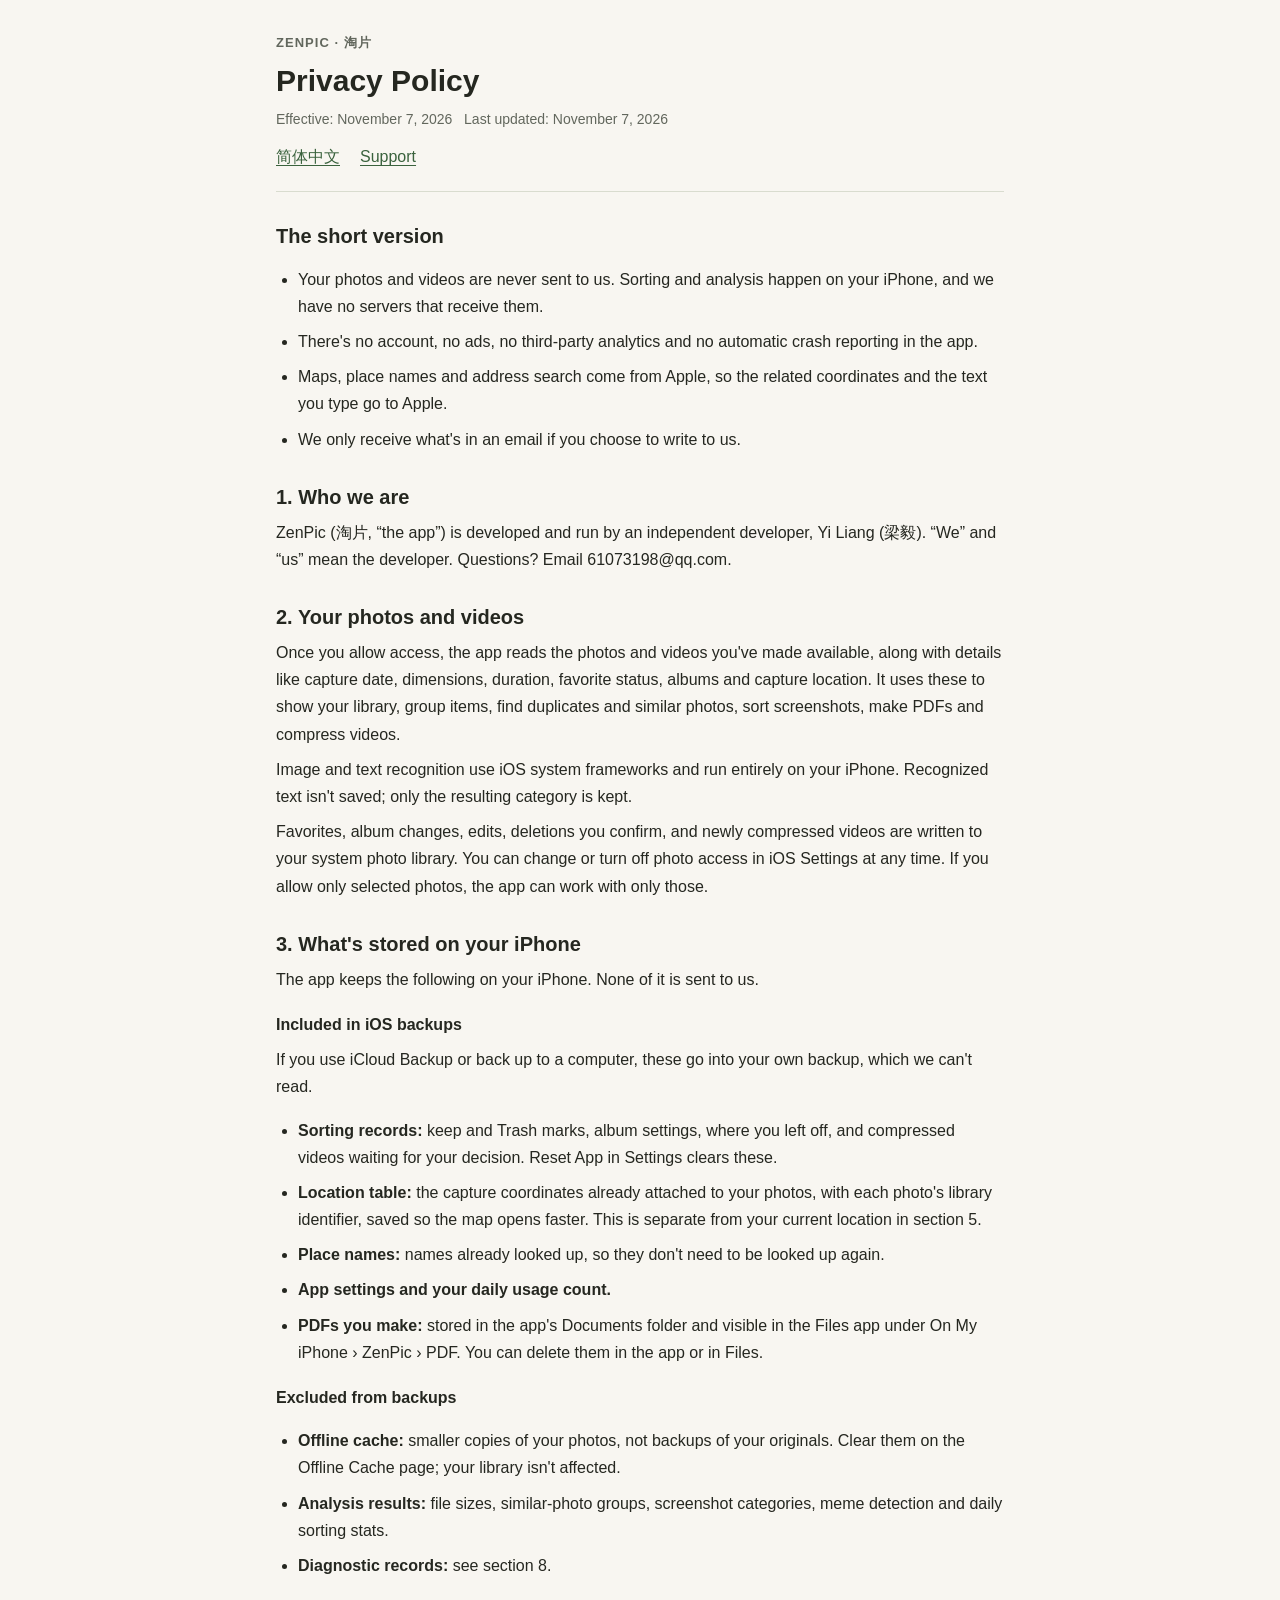
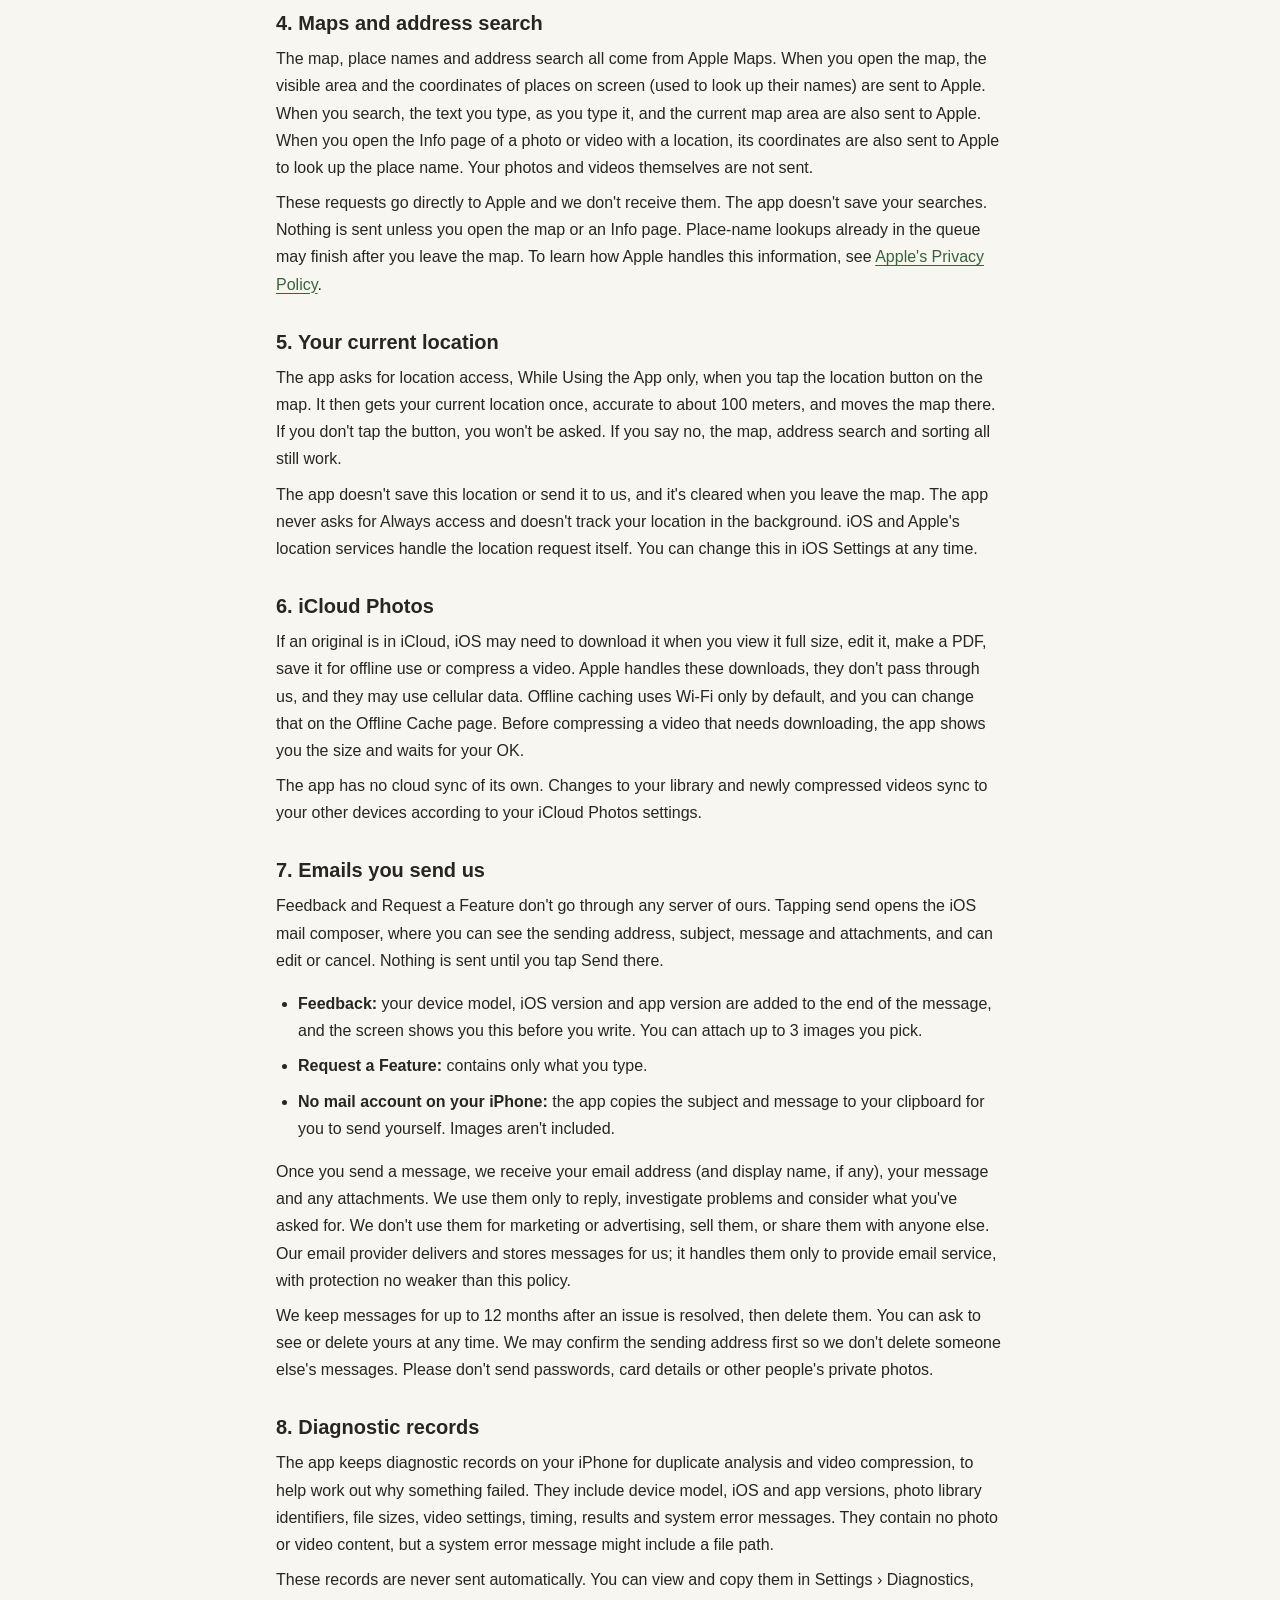
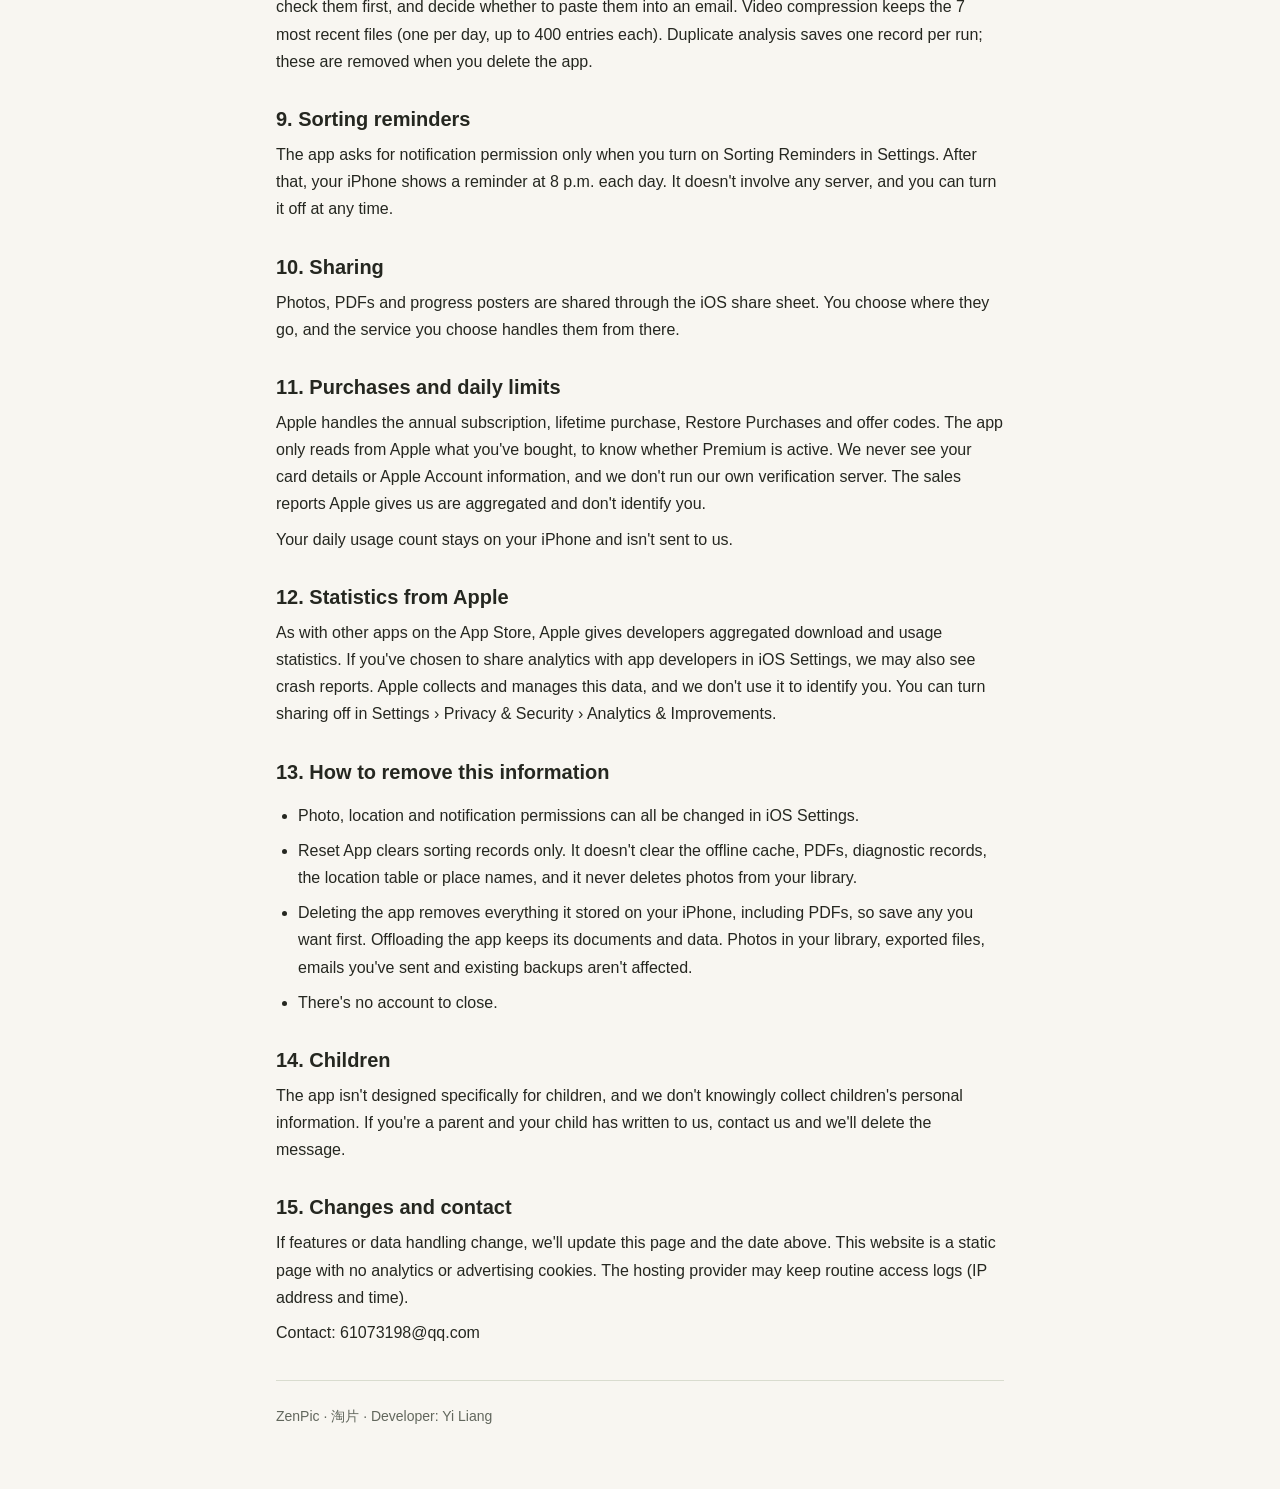
<file: privacy/index.html>
<!doctype html>
<html lang="en">
<head>
<meta charset="utf-8">
<meta name="viewport" content="width=device-width,initial-scale=1">
<meta name="referrer" content="no-referrer">
<title>Privacy Policy · ZenPic</title>
<style>
:root{--bg:#f8f6f1;--ink:#252720;--muted:#62675d;--line:#d9dccf;--link:#3a623d;--note:#eee9d9;--note-line:#85764d;--ph:#ffe58a;--ph-ink:#3d3000}
@media (prefers-color-scheme:dark){:root:not([data-theme="light"]){--bg:#171a16;--ink:#eceee7;--muted:#b3bcaa;--line:#3a4335;--link:#b6d29d;--note:#302e22;--note-line:#bcab74;--ph:#6b5600;--ph-ink:#fff3c4}}
:root[data-theme="dark"]{--bg:#171a16;--ink:#eceee7;--muted:#b3bcaa;--line:#3a4335;--link:#b6d29d;--note:#302e22;--note-line:#bcab74;--ph:#6b5600;--ph-ink:#fff3c4}
*{box-sizing:border-box}
html{color-scheme:light dark}
body{margin:0;background:var(--bg);color:var(--ink);font-family:-apple-system,BlinkMacSystemFont,"Segoe UI",Roboto,Helvetica,Arial,sans-serif;font-size:16px;line-height:1.7;overflow-wrap:anywhere}
main{max-width:760px;margin:0 auto;padding:32px 16px 52px}
header{border-bottom:1px solid var(--line);padding-bottom:20px}
h1{font-size:30px;line-height:1.25;margin:8px 0}
h2{font-size:20px;line-height:1.4;margin:30px 0 8px}
h3{font-size:16px;margin:18px 0 4px}
p,li{margin:8px 0}
ul{padding-left:22px}
a{color:var(--link);text-underline-offset:3px}
.brand{letter-spacing:.08em;font-size:13px;font-weight:600;color:var(--muted)}
.muted,footer{font-size:14px;color:var(--muted)}
nav{display:flex;flex-wrap:wrap;gap:8px 20px;margin-top:12px}
.note{background:var(--note);border-left:3px solid var(--note-line);padding:12px 14px;margin:18px 0}
.note p{margin:4px 0}
mark{background:var(--ph);color:var(--ph-ink);padding:0 3px;border-radius:3px}
footer{border-top:1px solid var(--line);margin-top:34px;padding-top:16px}
</style>
</head>
<body><main>
<header>
<div class="brand">ZENPIC · 淘片</div>
<h1>Privacy Policy</h1>
<p class="muted">Effective: November 7, 2026 &nbsp; Last updated: November 7, 2026</p>
<nav aria-label="Related pages"><a href="/zh/privacy/">简体中文</a><a href="/support/">Support</a></nav>
</header>


<section>
<h2>The short version</h2>
<ul>
<li>Your photos and videos are never sent to us. Sorting and analysis happen on your iPhone, and we have no servers that receive them.</li>
<li>There's no account, no ads, no third-party analytics and no automatic crash reporting in the app.</li>
<li>Maps, place names and address search come from Apple, so the related coordinates and the text you type go to Apple.</li>
<li>We only receive what's in an email if you choose to write to us.</li>
</ul>
</section>

<section>
<h2>1. Who we are</h2>
<p>ZenPic (淘片, “the app”) is developed and run by an independent developer, Yi Liang (梁毅). “We” and “us” mean the developer. Questions? Email 61073198@qq.com.</p>
</section>

<section>
<h2>2. Your photos and videos</h2>
<p>Once you allow access, the app reads the photos and videos you've made available, along with details like capture date, dimensions, duration, favorite status, albums and capture location. It uses these to show your library, group items, find duplicates and similar photos, sort screenshots, make PDFs and compress videos.</p>
<p>Image and text recognition use iOS system frameworks and run entirely on your iPhone. Recognized text isn't saved; only the resulting category is kept.</p>
<p>Favorites, album changes, edits, deletions you confirm, and newly compressed videos are written to your system photo library. You can change or turn off photo access in iOS Settings at any time. If you allow only selected photos, the app can work with only those.</p>
</section>

<section>
<h2>3. What's stored on your iPhone</h2>
<p>The app keeps the following on your iPhone. None of it is sent to us.</p>
<h3>Included in iOS backups</h3>
<p>If you use iCloud Backup or back up to a computer, these go into your own backup, which we can't read.</p>
<ul>
<li><strong>Sorting records:</strong> keep and Trash marks, album settings, where you left off, and compressed videos waiting for your decision. Reset App in Settings clears these.</li>
<li><strong>Location table:</strong> the capture coordinates already attached to your photos, with each photo's library identifier, saved so the map opens faster. This is separate from your current location in section 5.</li>
<li><strong>Place names:</strong> names already looked up, so they don't need to be looked up again.</li>
<li><strong>App settings and your daily usage count.</strong></li>
<li><strong>PDFs you make:</strong> stored in the app's Documents folder and visible in the Files app under On My iPhone › ZenPic › PDF. You can delete them in the app or in Files.</li>
</ul>
<h3>Excluded from backups</h3>
<ul>
<li><strong>Offline cache:</strong> smaller copies of your photos, not backups of your originals. Clear them on the Offline Cache page; your library isn't affected.</li>
<li><strong>Analysis results:</strong> file sizes, similar-photo groups, screenshot categories, meme detection and daily sorting stats.</li>
<li><strong>Diagnostic records:</strong> see section 8.</li>
</ul>
</section>

<section>
<h2>4. Maps and address search</h2>
<p>The map, place names and address search all come from Apple Maps. When you open the map, the visible area and the coordinates of places on screen (used to look up their names) are sent to Apple. When you search, the text you type, as you type it, and the current map area are also sent to Apple. When you open the Info page of a photo or video with a location, its coordinates are also sent to Apple to look up the place name. Your photos and videos themselves are not sent.</p>
<p>These requests go directly to Apple and we don't receive them. The app doesn't save your searches. Nothing is sent unless you open the map or an Info page. Place-name lookups already in the queue may finish after you leave the map. To learn how Apple handles this information, see <a href="https://www.apple.com/legal/privacy/">Apple's Privacy Policy</a>.</p>
</section>

<section>
<h2>5. Your current location</h2>
<p>The app asks for location access, While Using the App only, when you tap the location button on the map. It then gets your current location once, accurate to about 100 meters, and moves the map there. If you don't tap the button, you won't be asked. If you say no, the map, address search and sorting all still work.</p>
<p>The app doesn't save this location or send it to us, and it's cleared when you leave the map. The app never asks for Always access and doesn't track your location in the background. iOS and Apple's location services handle the location request itself. You can change this in iOS Settings at any time.</p>
</section>

<section>
<h2>6. iCloud Photos</h2>
<p>If an original is in iCloud, iOS may need to download it when you view it full size, edit it, make a PDF, save it for offline use or compress a video. Apple handles these downloads, they don't pass through us, and they may use cellular data. Offline caching uses Wi-Fi only by default, and you can change that on the Offline Cache page. Before compressing a video that needs downloading, the app shows you the size and waits for your OK.</p>
<p>The app has no cloud sync of its own. Changes to your library and newly compressed videos sync to your other devices according to your iCloud Photos settings.</p>
</section>

<section>
<h2>7. Emails you send us</h2>
<p>Feedback and Request a Feature don't go through any server of ours. Tapping send opens the iOS mail composer, where you can see the sending address, subject, message and attachments, and can edit or cancel. Nothing is sent until you tap Send there.</p>
<ul>
<li><strong>Feedback:</strong> your device model, iOS version and app version are added to the end of the message, and the screen shows you this before you write. You can attach up to 3 images you pick.</li>
<li><strong>Request a Feature:</strong> contains only what you type.</li>
<li><strong>No mail account on your iPhone:</strong> the app copies the subject and message to your clipboard for you to send yourself. Images aren't included.</li>
</ul>
<p>Once you send a message, we receive your email address (and display name, if any), your message and any attachments. We use them only to reply, investigate problems and consider what you've asked for. We don't use them for marketing or advertising, sell them, or share them with anyone else. Our email provider delivers and stores messages for us; it handles them only to provide email service, with protection no weaker than this policy.</p>
<p>We keep messages for up to 12 months after an issue is resolved, then delete them. You can ask to see or delete yours at any time. We may confirm the sending address first so we don't delete someone else's messages. Please don't send passwords, card details or other people's private photos.</p>
</section>

<section>
<h2>8. Diagnostic records</h2>
<p>The app keeps diagnostic records on your iPhone for duplicate analysis and video compression, to help work out why something failed. They include device model, iOS and app versions, photo library identifiers, file sizes, video settings, timing, results and system error messages. They contain no photo or video content, but a system error message might include a file path.</p>
<p>These records are never sent automatically. You can view and copy them in Settings › Diagnostics, check them first, and decide whether to paste them into an email. Video compression keeps the 7 most recent files (one per day, up to 400 entries each). Duplicate analysis saves one record per run; these are removed when you delete the app.</p>
</section>

<section>
<h2>9. Sorting reminders</h2>
<p>The app asks for notification permission only when you turn on Sorting Reminders in Settings. After that, your iPhone shows a reminder at 8 p.m. each day. It doesn't involve any server, and you can turn it off at any time.</p>
</section>

<section>
<h2>10. Sharing</h2>
<p>Photos, PDFs and progress posters are shared through the iOS share sheet. You choose where they go, and the service you choose handles them from there.</p>
</section>

<section>
<h2>11. Purchases and daily limits</h2>
<p>Apple handles the annual subscription, lifetime purchase, Restore Purchases and offer codes. The app only reads from Apple what you've bought, to know whether Premium is active. We never see your card details or Apple Account information, and we don't run our own verification server. The sales reports Apple gives us are aggregated and don't identify you.</p>
<p>Your daily usage count stays on your iPhone and isn't sent to us.</p>
</section>

<section>
<h2>12. Statistics from Apple</h2>
<p>As with other apps on the App Store, Apple gives developers aggregated download and usage statistics. If you've chosen to share analytics with app developers in iOS Settings, we may also see crash reports. Apple collects and manages this data, and we don't use it to identify you. You can turn sharing off in Settings › Privacy &amp; Security › Analytics &amp; Improvements.</p>
</section>

<section>
<h2>13. How to remove this information</h2>
<ul>
<li>Photo, location and notification permissions can all be changed in iOS Settings.</li>
<li>Reset App clears sorting records only. It doesn't clear the offline cache, PDFs, diagnostic records, the location table or place names, and it never deletes photos from your library.</li>
<li>Deleting the app removes everything it stored on your iPhone, including PDFs, so save any you want first. Offloading the app keeps its documents and data. Photos in your library, exported files, emails you've sent and existing backups aren't affected.</li>
<li>There's no account to close.</li>
</ul>
</section>

<section>
<h2>14. Children</h2>
<p>The app isn't designed specifically for children, and we don't knowingly collect children's personal information. If you're a parent and your child has written to us, contact us and we'll delete the message.</p>
</section>

<section>
<h2>15. Changes and contact</h2>
<p>If features or data handling change, we'll update this page and the date above. This website is a static page with no analytics or advertising cookies. The hosting provider may keep routine access logs (IP address and time).</p>
<p>Contact: 61073198@qq.com</p>
</section>

<footer><p>ZenPic · 淘片 · Developer: Yi Liang</p></footer>
</main></body></html>
</file>
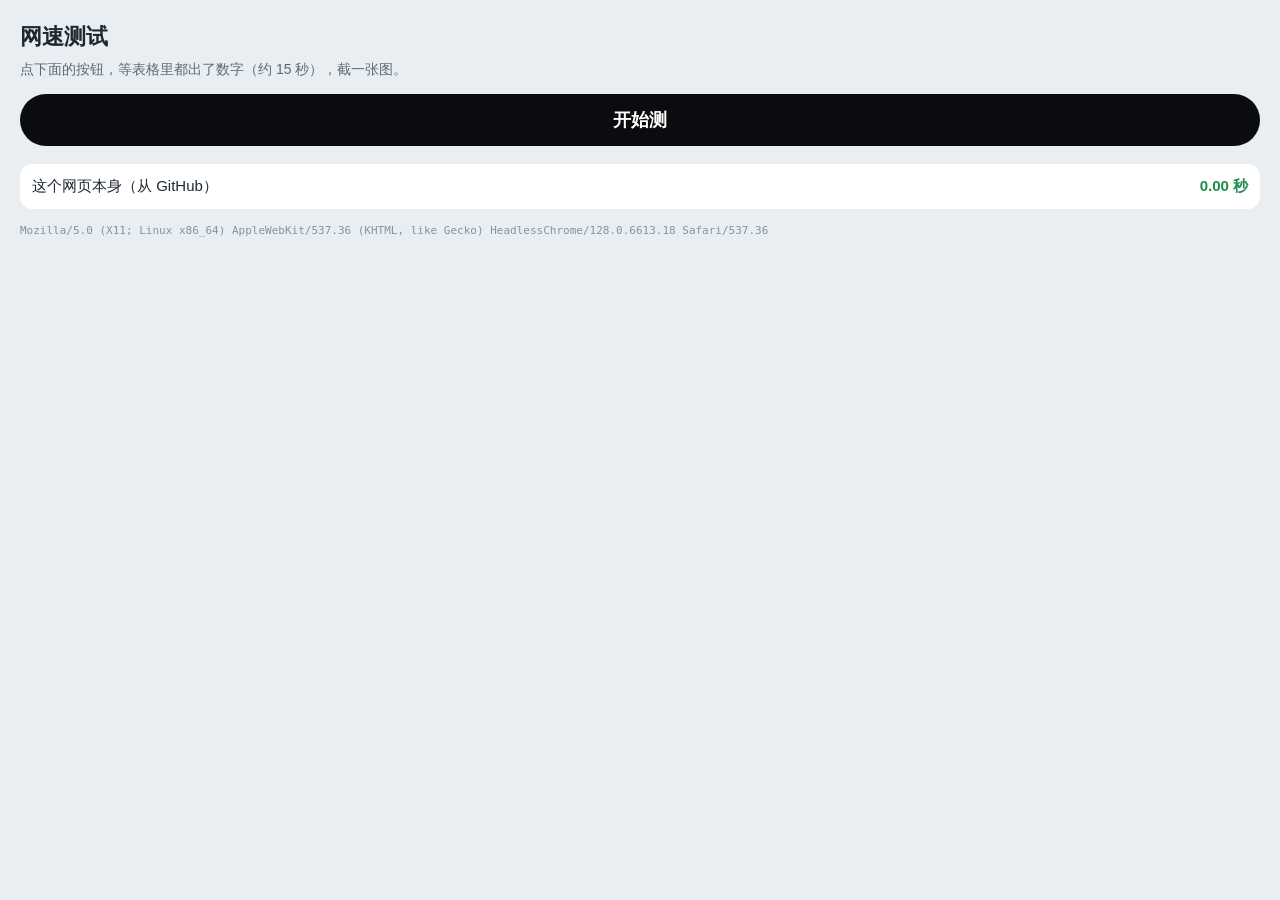
<file: speed/index.html>
<!doctype html>
<html lang="zh-Hans">
<head>
<meta charset="utf-8">
<meta name="viewport" content="width=device-width,initial-scale=1">
<meta name="robots" content="noindex">
<meta name="referrer" content="no-referrer">
<title>淘片 · 网速测试</title>
<!-- 测速页：在不同手机的微信里打开，看网页、国内图片、国内视频、GitHub 图片各要多久。只在本机计时，不上传任何数据。 -->
<style>
body{margin:0;padding:20px;font:16px/1.5 -apple-system,"PingFang SC",sans-serif;background:#E9EEF2;color:#1E2933}
h1{font-size:22px;margin:0 0 6px}
p{margin:0 0 14px;color:#5C6975;font-size:14px}
button{display:block;width:100%;height:52px;border:0;border-radius:26px;background:#0A0C0F;color:#fff;font-size:18px;font-weight:600}
table{width:100%;border-collapse:collapse;margin-top:18px;background:#fff;border-radius:12px;overflow:hidden}
td{padding:11px 12px;border-top:1px solid #E3E8EC;font-size:15px;vertical-align:top}
td:last-child{text-align:right;font-weight:700;white-space:nowrap}
tr:first-child td{border-top:0}
.ok{color:#1E8E4E}.slow{color:#FF5A36}
#ua{margin-top:14px;font:11px/1.4 ui-monospace,Menlo,monospace;color:#8593A0;word-break:break-all}
video{width:1px;height:1px;opacity:0;position:absolute}
</style>
</head>
<body>
<h1>网速测试</h1>
<p>点下面的按钮，等表格里都出了数字（约 15 秒），截一张图。</p>
<button id="go" type="button">开始测</button>
<table id="t"></table>
<div id="ua"></div>
<video id="v" playsinline webkit-playsinline muted preload="none"></video>
<script>
(function(){
  var CDN='https://636c-cloud1-d8g4kl7i9ec4c6ba5-1504385938.tcb.qcloud.la/';
  var GH='https://zenpicapp.github.io/';
  var T=document.getElementById('t');
  function row(name){var r=T.insertRow();r.insertCell().textContent=name;var c=r.insertCell();c.textContent='…';return c}
  function show(c,ms,slow){c.textContent=ms<0?'失败':(ms/1000).toFixed(2)+' 秒';c.className=ms<0||ms>slow?'slow':'ok'}
  function img(url){return new Promise(function(res){var t0=performance.now(),i=new Image(),done=false;
    var to=setTimeout(function(){if(!done){done=true;res(-1)}},20000);
    i.onload=function(){if(!done){done=true;clearTimeout(to);res(performance.now()-t0)}};
    i.onerror=function(){if(!done){done=true;clearTimeout(to);res(-1)}};
    i.src=url+(url.indexOf('?')<0?'?':'&')+'r='+Math.random()})}
  var nav=performance.getEntriesByType&&performance.getEntriesByType('navigation')[0];
  var c0=row('这个网页本身（从 GitHub）');
  if(nav){show(c0,nav.responseEnd-nav.startTime,2000)}else{c0.textContent='—'}
  document.getElementById('ua').textContent=navigator.userAgent;
  document.getElementById('go').addEventListener('click',function(){
    this.disabled=true;this.textContent='测试中…';var btn=this;
    var c1=row('国内小图（云开发，6 KB）'),c2=row('国内大图（云开发，220 KB）'),c3=row('GitHub 大图（220 KB）'),c4=row('国内视频开始播放'),c5=row('国内视频 8 秒内下载了');
    // 视频：用户点了按钮才能播，所以先开始
    var v=document.getElementById('v'),t0=performance.now(),started=false;
    v.src=CDN+'taopian-class.mp4?r='+Math.random();v.preload='auto';
    v.addEventListener('playing',function(){if(!started){started=true;show(c4,performance.now()-t0,3000)}});
    v.addEventListener('error',function(){c4.textContent='失败';c4.className='slow'});
    var p=v.play();if(p&&p.catch)p.catch(function(){});
    setTimeout(function(){
      var b=0;try{if(v.buffered.length)b=v.buffered.end(v.buffered.length-1)}catch(e){}
      if(!started){c4.textContent='8 秒还没开始';c4.className='slow'}
      c5.textContent=b.toFixed(1)+' 秒的视频';c5.className=b>=8?'ok':'slow';v.pause();
    },8000);
    img(CDN+'taopian-web/assets/img/icon-64.png').then(function(ms){show(c1,ms,1000);return img(CDN+'taopian-web/assets/img/ui-similar.jpg')})
    .then(function(ms){show(c2,ms,1500);return img(GH+'assets/img/ui-similar.jpg')})
    .then(function(ms){show(c3,ms,1500);setTimeout(function(){btn.textContent='测完了，截图发给我'},4000)});
  });
})();
</script>
</body>
</html>
</file>
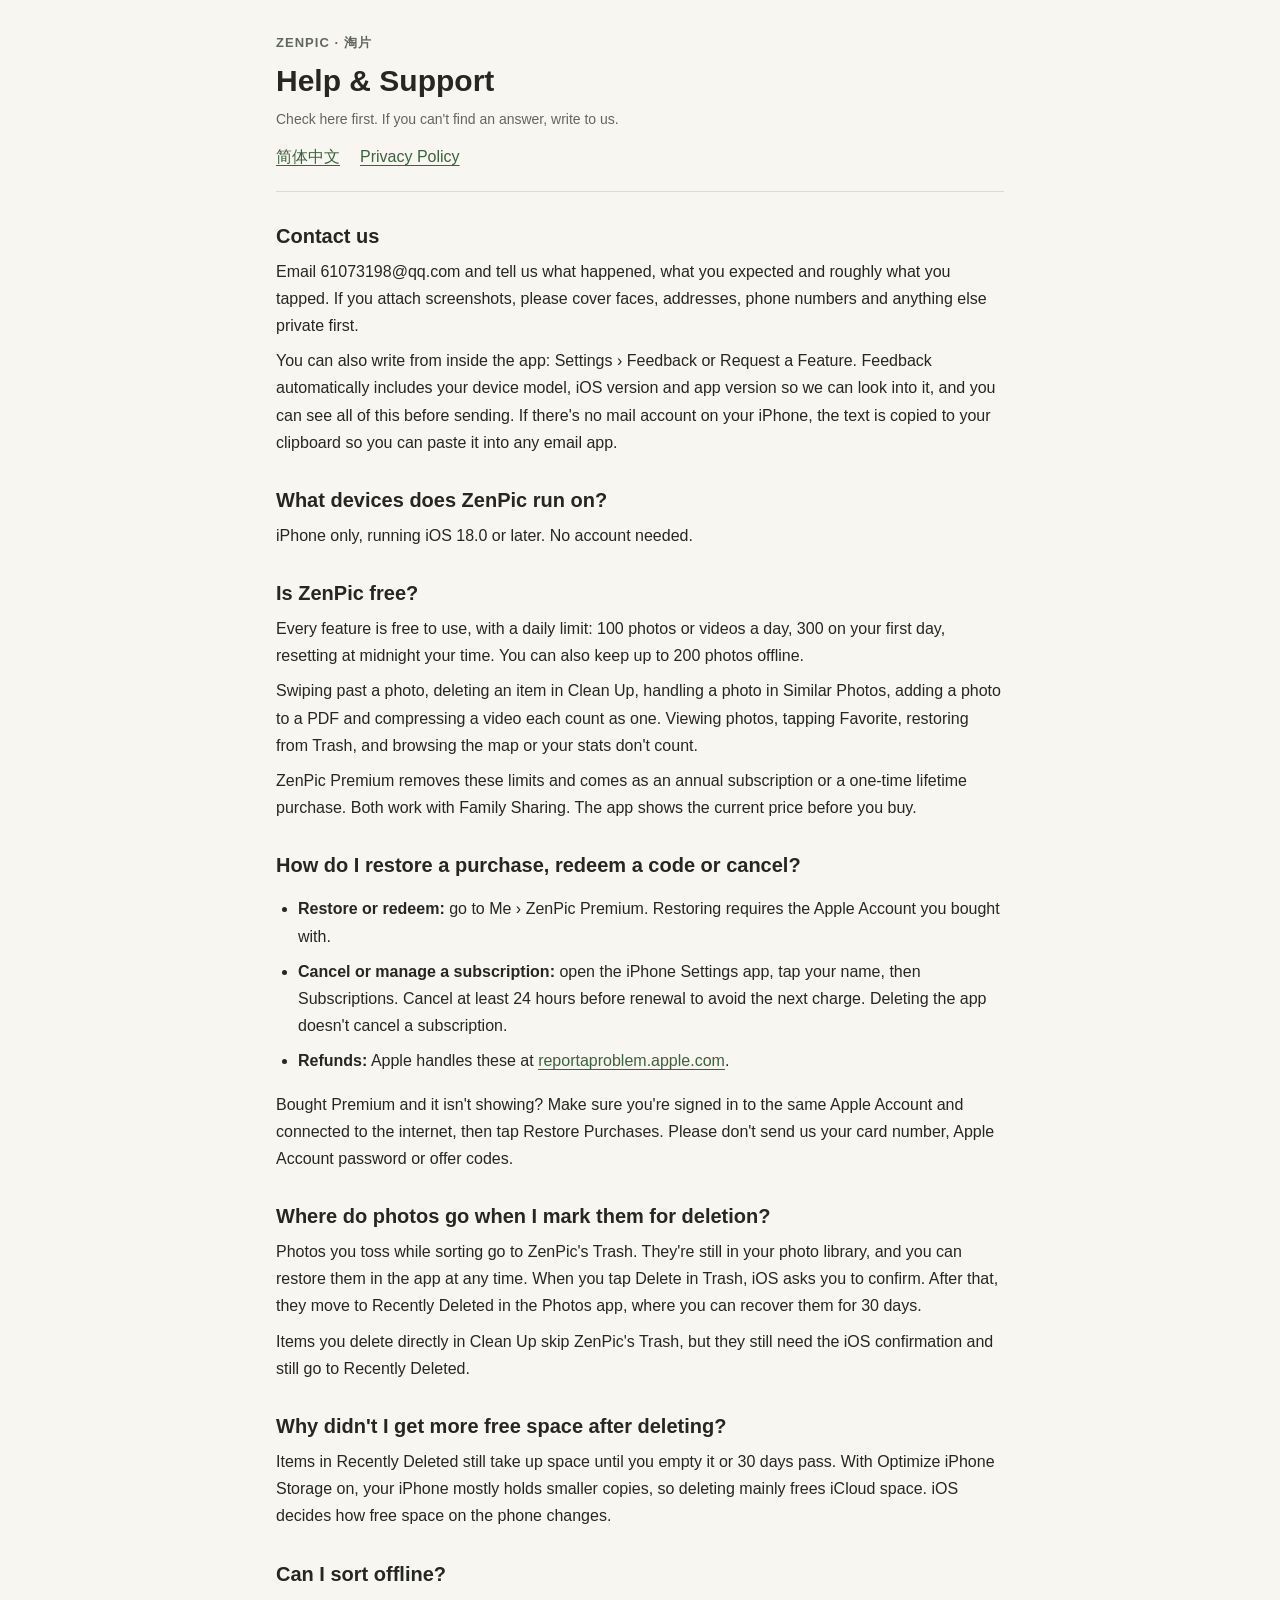
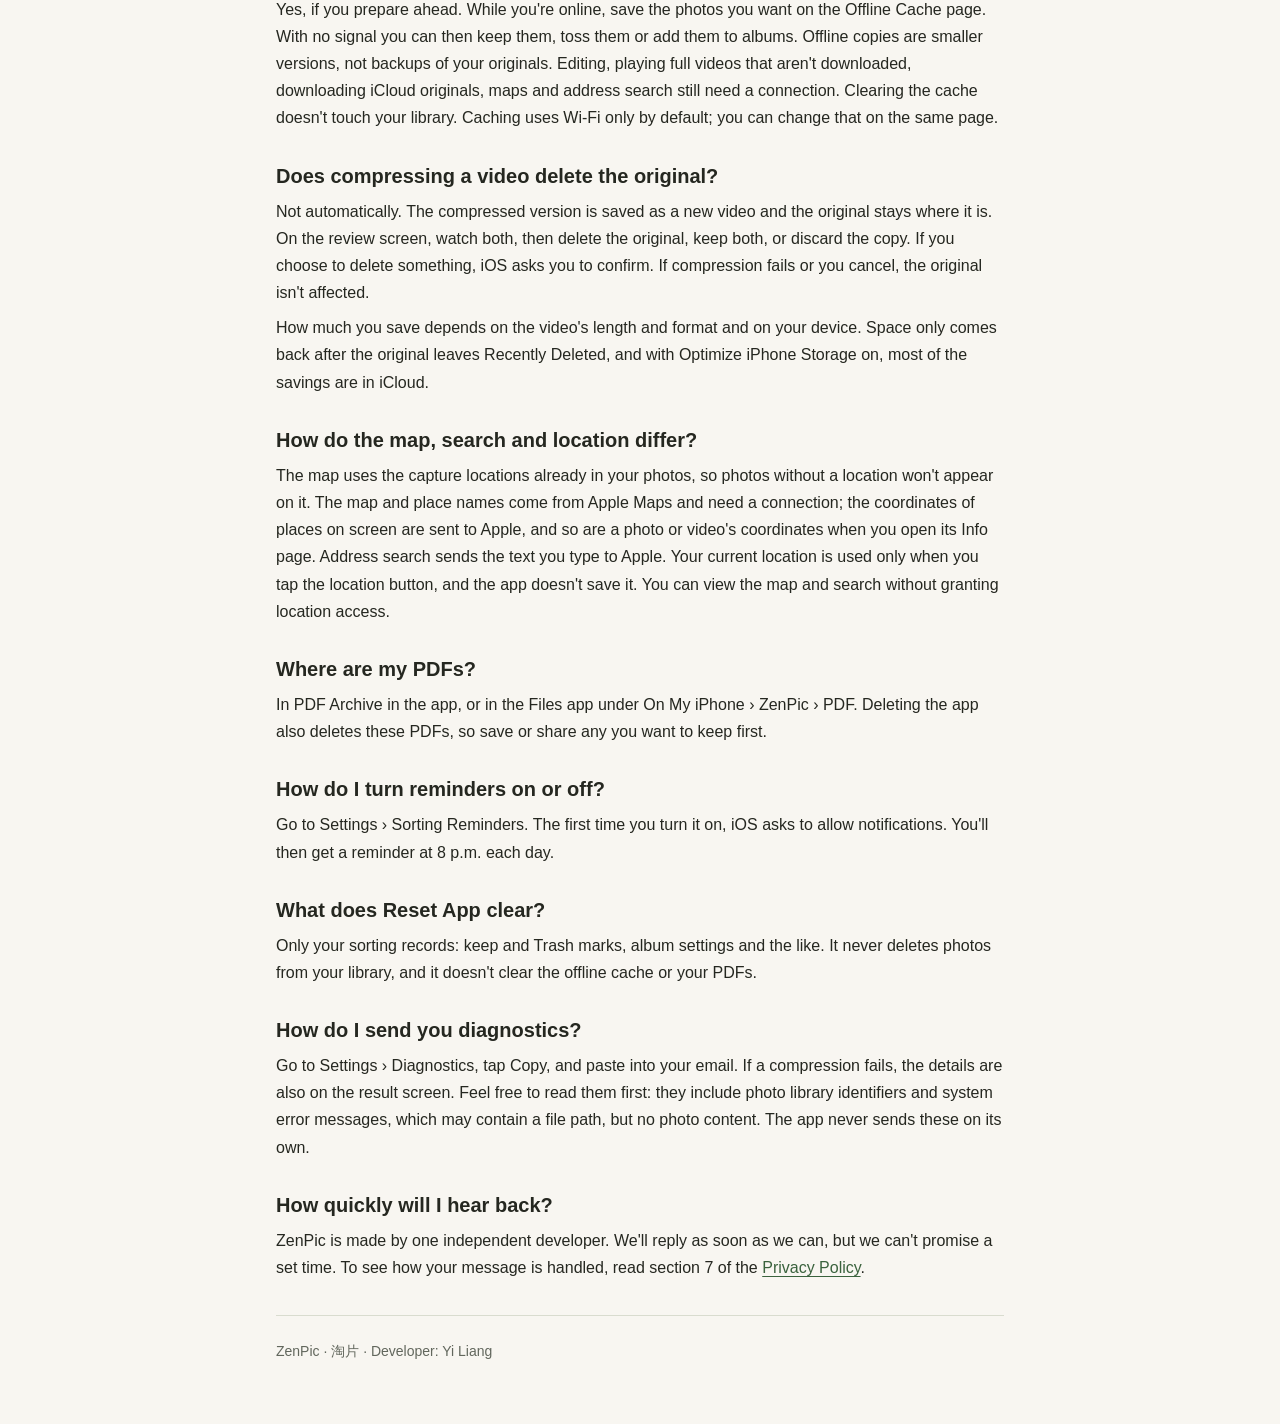
<file: support/index.html>
<!doctype html>
<html lang="en">
<head>
<meta charset="utf-8">
<meta name="viewport" content="width=device-width,initial-scale=1">
<meta name="referrer" content="no-referrer">
<title>Help &amp; Support · ZenPic</title>
<style>
:root{--bg:#f8f6f1;--ink:#252720;--muted:#62675d;--line:#d9dccf;--link:#3a623d;--note:#eee9d9;--note-line:#85764d;--ph:#ffe58a;--ph-ink:#3d3000}
@media (prefers-color-scheme:dark){:root:not([data-theme="light"]){--bg:#171a16;--ink:#eceee7;--muted:#b3bcaa;--line:#3a4335;--link:#b6d29d;--note:#302e22;--note-line:#bcab74;--ph:#6b5600;--ph-ink:#fff3c4}}
:root[data-theme="dark"]{--bg:#171a16;--ink:#eceee7;--muted:#b3bcaa;--line:#3a4335;--link:#b6d29d;--note:#302e22;--note-line:#bcab74;--ph:#6b5600;--ph-ink:#fff3c4}
*{box-sizing:border-box}
html{color-scheme:light dark}
body{margin:0;background:var(--bg);color:var(--ink);font-family:-apple-system,BlinkMacSystemFont,"Segoe UI",Roboto,Helvetica,Arial,sans-serif;font-size:16px;line-height:1.7;overflow-wrap:anywhere}
main{max-width:760px;margin:0 auto;padding:32px 16px 52px}
header{border-bottom:1px solid var(--line);padding-bottom:20px}
h1{font-size:30px;line-height:1.25;margin:8px 0}
h2{font-size:20px;line-height:1.4;margin:30px 0 8px}
p,li{margin:8px 0}
ul{padding-left:22px}
a{color:var(--link);text-underline-offset:3px}
.brand{letter-spacing:.08em;font-size:13px;font-weight:600;color:var(--muted)}
.muted,footer{font-size:14px;color:var(--muted)}
nav{display:flex;flex-wrap:wrap;gap:8px 20px;margin-top:12px}
.note{background:var(--note);border-left:3px solid var(--note-line);padding:12px 14px;margin:18px 0}
.note p{margin:4px 0}
mark{background:var(--ph);color:var(--ph-ink);padding:0 3px;border-radius:3px}
footer{border-top:1px solid var(--line);margin-top:34px;padding-top:16px}
</style>
</head>
<body><main>
<header>
<div class="brand">ZENPIC · 淘片</div>
<h1>Help &amp; Support</h1>
<p class="muted">Check here first. If you can't find an answer, write to us.</p>
<nav aria-label="Related pages"><a href="/zh/support/">简体中文</a><a href="/privacy/">Privacy Policy</a></nav>
</header>


<section>
<h2>Contact us</h2>
<p>Email 61073198@qq.com and tell us what happened, what you expected and roughly what you tapped. If you attach screenshots, please cover faces, addresses, phone numbers and anything else private first.</p>
<p>You can also write from inside the app: Settings › Feedback or Request a Feature. Feedback automatically includes your device model, iOS version and app version so we can look into it, and you can see all of this before sending. If there's no mail account on your iPhone, the text is copied to your clipboard so you can paste it into any email app.</p>
</section>

<section>
<h2>What devices does ZenPic run on?</h2>
<p>iPhone only, running iOS 18.0 or later. No account needed.</p>
</section>

<section>
<h2>Is ZenPic free?</h2>
<p>Every feature is free to use, with a daily limit: 100 photos or videos a day, 300 on your first day, resetting at midnight your time. You can also keep up to 200 photos offline.</p>
<p>Swiping past a photo, deleting an item in Clean Up, handling a photo in Similar Photos, adding a photo to a PDF and compressing a video each count as one. Viewing photos, tapping Favorite, restoring from Trash, and browsing the map or your stats don't count.</p>
<p>ZenPic Premium removes these limits and comes as an annual subscription or a one-time lifetime purchase. Both work with Family Sharing. The app shows the current price before you buy.</p>
</section>

<section>
<h2>How do I restore a purchase, redeem a code or cancel?</h2>
<ul>
<li><strong>Restore or redeem:</strong> go to Me › ZenPic Premium. Restoring requires the Apple Account you bought with.</li>
<li><strong>Cancel or manage a subscription:</strong> open the iPhone Settings app, tap your name, then Subscriptions. Cancel at least 24 hours before renewal to avoid the next charge. Deleting the app doesn't cancel a subscription.</li>
<li><strong>Refunds:</strong> Apple handles these at <a href="https://reportaproblem.apple.com/">reportaproblem.apple.com</a>.</li>
</ul>
<p>Bought Premium and it isn't showing? Make sure you're signed in to the same Apple Account and connected to the internet, then tap Restore Purchases. Please don't send us your card number, Apple Account password or offer codes.</p>
</section>

<section>
<h2>Where do photos go when I mark them for deletion?</h2>
<p>Photos you toss while sorting go to ZenPic's Trash. They're still in your photo library, and you can restore them in the app at any time. When you tap Delete in Trash, iOS asks you to confirm. After that, they move to Recently Deleted in the Photos app, where you can recover them for 30 days.</p>
<p>Items you delete directly in Clean Up skip ZenPic's Trash, but they still need the iOS confirmation and still go to Recently Deleted.</p>
</section>

<section>
<h2>Why didn't I get more free space after deleting?</h2>
<p>Items in Recently Deleted still take up space until you empty it or 30 days pass. With Optimize iPhone Storage on, your iPhone mostly holds smaller copies, so deleting mainly frees iCloud space. iOS decides how free space on the phone changes.</p>
</section>

<section>
<h2>Can I sort offline?</h2>
<p>Yes, if you prepare ahead. While you're online, save the photos you want on the Offline Cache page. With no signal you can then keep them, toss them or add them to albums. Offline copies are smaller versions, not backups of your originals. Editing, playing full videos that aren't downloaded, downloading iCloud originals, maps and address search still need a connection. Clearing the cache doesn't touch your library. Caching uses Wi-Fi only by default; you can change that on the same page.</p>
</section>

<section>
<h2>Does compressing a video delete the original?</h2>
<p>Not automatically. The compressed version is saved as a new video and the original stays where it is. On the review screen, watch both, then delete the original, keep both, or discard the copy. If you choose to delete something, iOS asks you to confirm. If compression fails or you cancel, the original isn't affected.</p>
<p>How much you save depends on the video's length and format and on your device. Space only comes back after the original leaves Recently Deleted, and with Optimize iPhone Storage on, most of the savings are in iCloud.</p>
</section>

<section>
<h2>How do the map, search and location differ?</h2>
<p>The map uses the capture locations already in your photos, so photos without a location won't appear on it. The map and place names come from Apple Maps and need a connection; the coordinates of places on screen are sent to Apple, and so are a photo or video's coordinates when you open its Info page. Address search sends the text you type to Apple. Your current location is used only when you tap the location button, and the app doesn't save it. You can view the map and search without granting location access.</p>
</section>

<section>
<h2>Where are my PDFs?</h2>
<p>In PDF Archive in the app, or in the Files app under On My iPhone › ZenPic › PDF. Deleting the app also deletes these PDFs, so save or share any you want to keep first.</p>
</section>

<section>
<h2>How do I turn reminders on or off?</h2>
<p>Go to Settings › Sorting Reminders. The first time you turn it on, iOS asks to allow notifications. You'll then get a reminder at 8 p.m. each day.</p>
</section>

<section>
<h2>What does Reset App clear?</h2>
<p>Only your sorting records: keep and Trash marks, album settings and the like. It never deletes photos from your library, and it doesn't clear the offline cache or your PDFs.</p>
</section>

<section>
<h2>How do I send you diagnostics?</h2>
<p>Go to Settings › Diagnostics, tap Copy, and paste into your email. If a compression fails, the details are also on the result screen. Feel free to read them first: they include photo library identifiers and system error messages, which may contain a file path, but no photo content. The app never sends these on its own.</p>
</section>

<section>
<h2>How quickly will I hear back?</h2>
<p>ZenPic is made by one independent developer. We'll reply as soon as we can, but we can't promise a set time. To see how your message is handled, read section 7 of the <a href="/privacy/">Privacy Policy</a>.</p>
</section>

<footer><p>ZenPic · 淘片 · Developer: Yi Liang</p></footer>
</main></body></html>
</file>
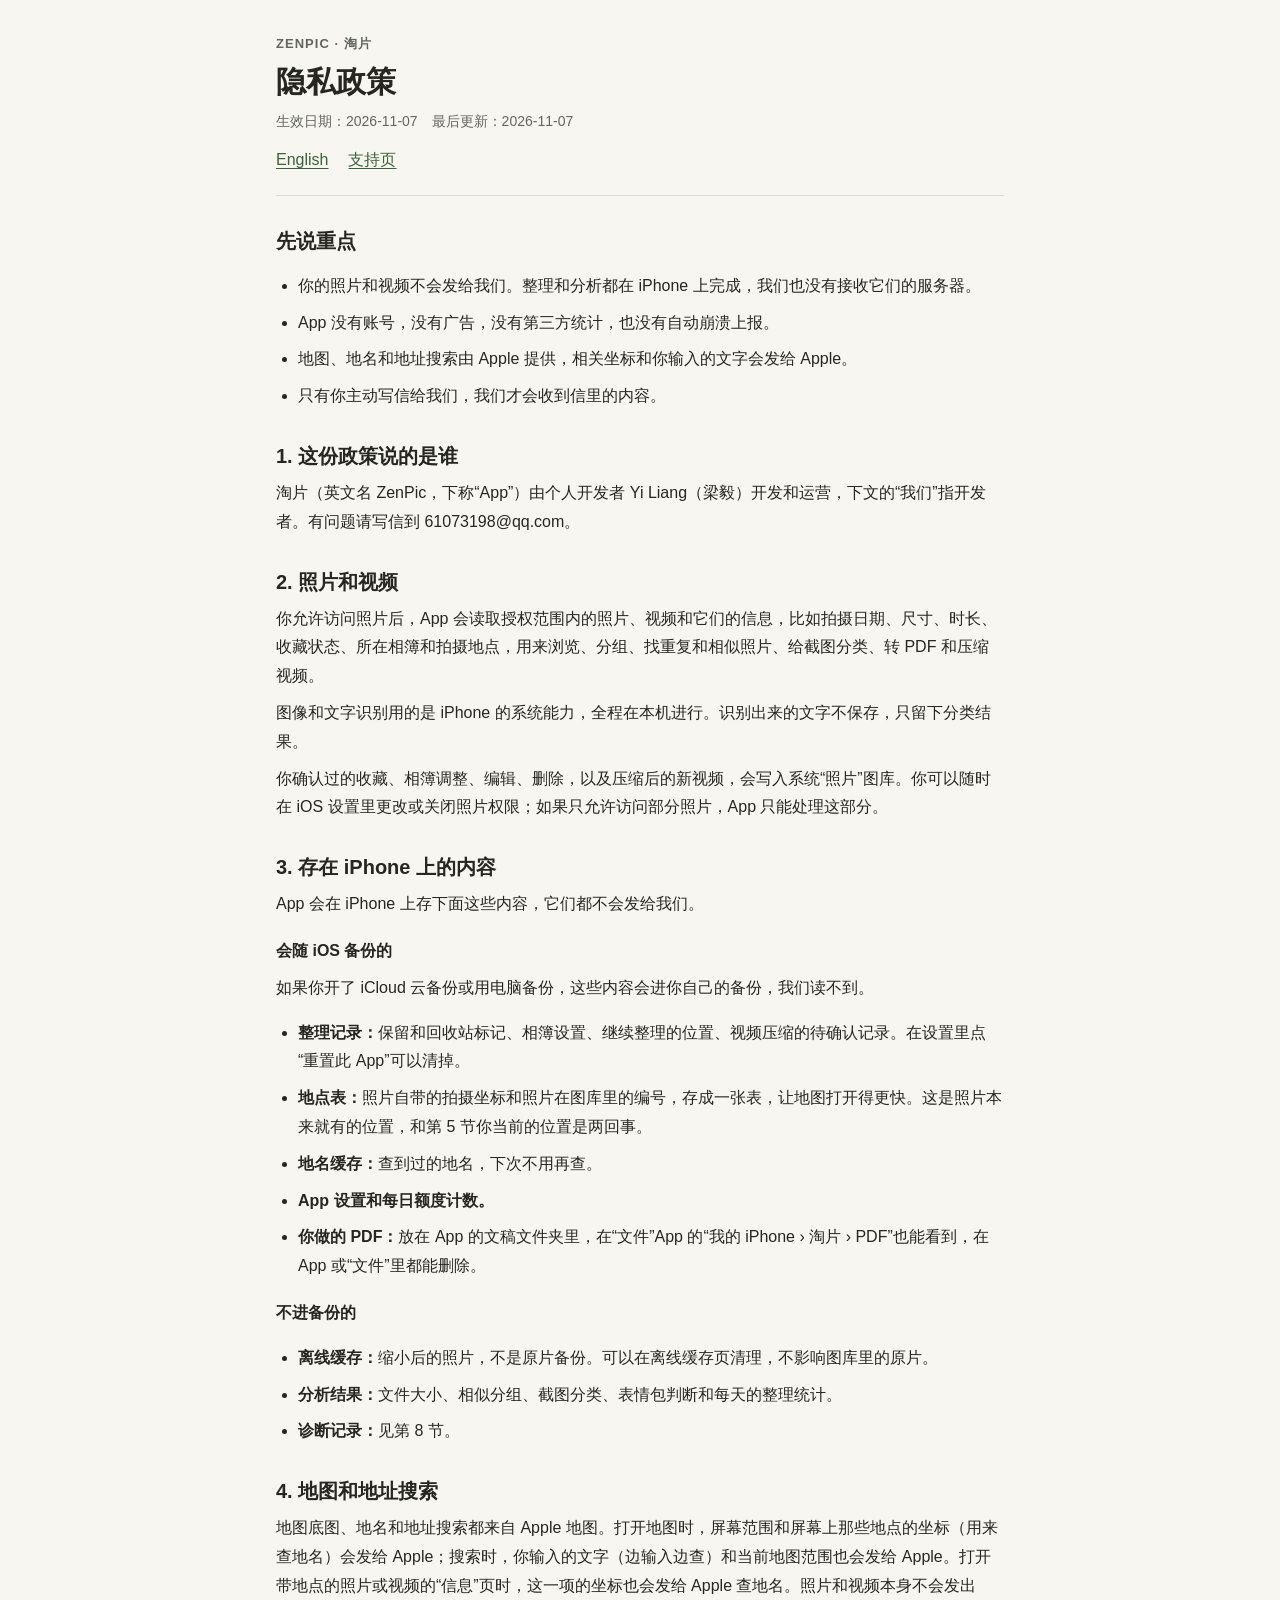
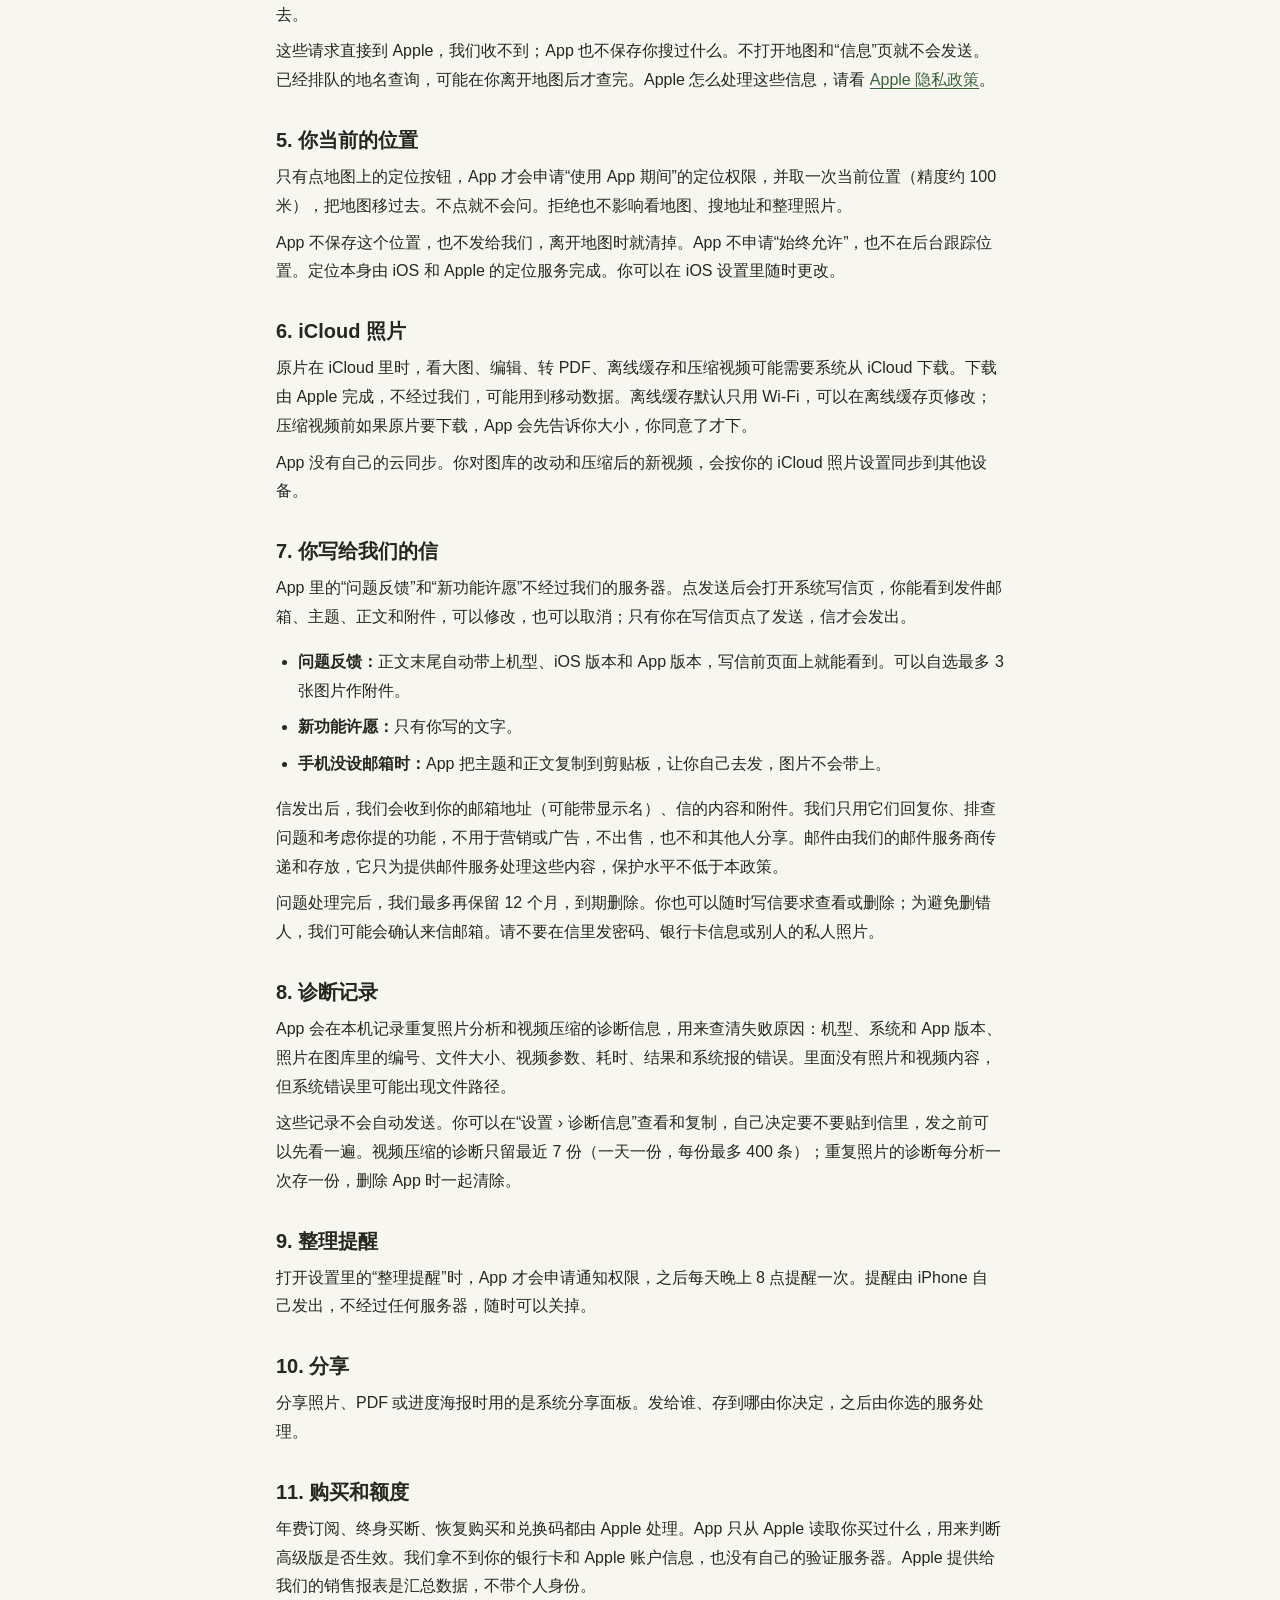
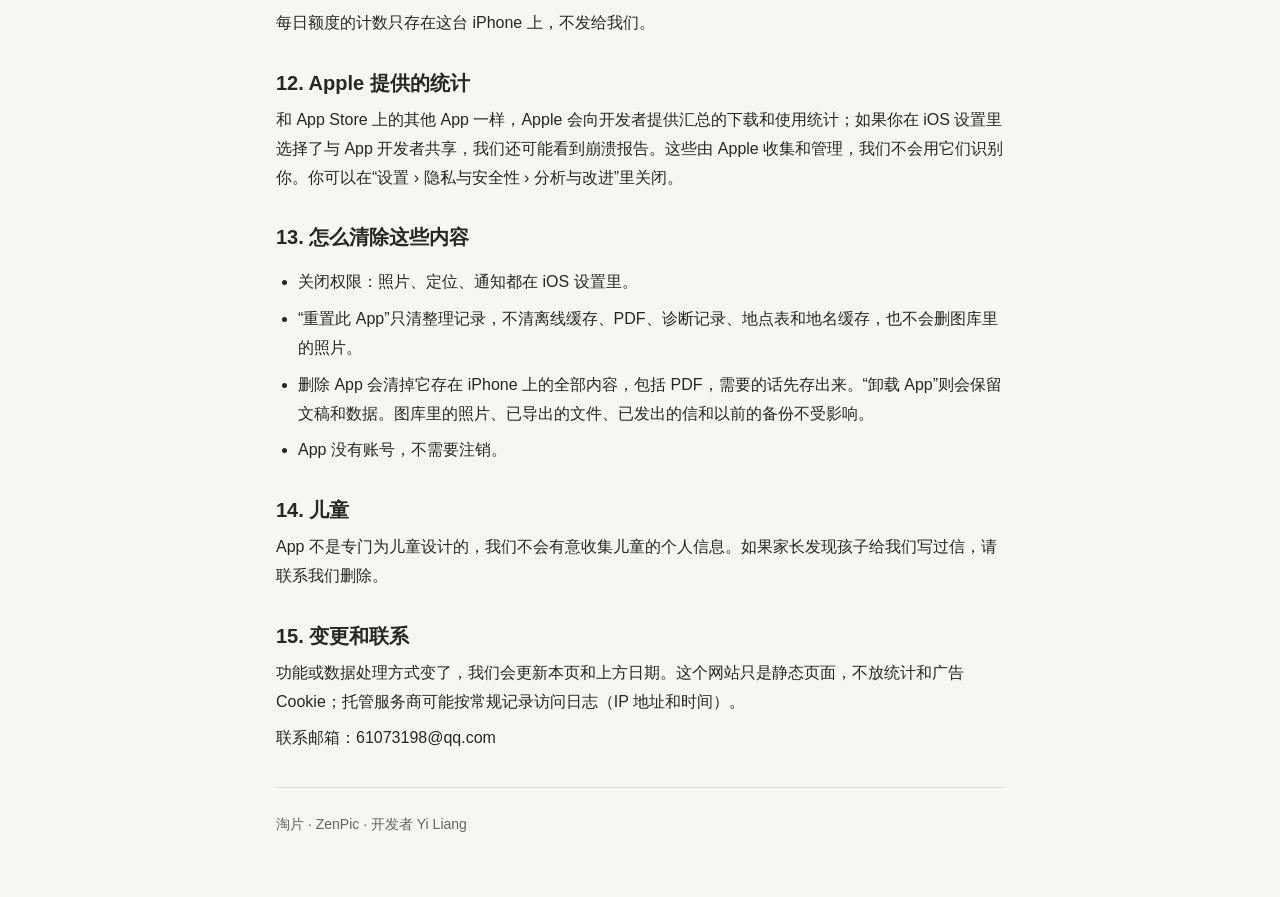
<file: zh/privacy/index.html>
<!doctype html>
<html lang="zh-Hans">
<head>
<meta charset="utf-8">
<meta name="viewport" content="width=device-width,initial-scale=1">
<meta name="referrer" content="no-referrer">
<title>隐私政策 · 淘片 ZenPic</title>
<style>
:root{--bg:#f8f6f1;--ink:#252720;--muted:#62675d;--line:#d9dccf;--link:#3a623d;--note:#eee9d9;--note-line:#85764d;--ph:#ffe58a;--ph-ink:#3d3000}
@media (prefers-color-scheme:dark){:root:not([data-theme="light"]){--bg:#171a16;--ink:#eceee7;--muted:#b3bcaa;--line:#3a4335;--link:#b6d29d;--note:#302e22;--note-line:#bcab74;--ph:#6b5600;--ph-ink:#fff3c4}}
:root[data-theme="dark"]{--bg:#171a16;--ink:#eceee7;--muted:#b3bcaa;--line:#3a4335;--link:#b6d29d;--note:#302e22;--note-line:#bcab74;--ph:#6b5600;--ph-ink:#fff3c4}
*{box-sizing:border-box}
html{color-scheme:light dark}
body{margin:0;background:var(--bg);color:var(--ink);font-family:-apple-system,BlinkMacSystemFont,"PingFang SC","Segoe UI","Microsoft YaHei",sans-serif;font-size:16px;line-height:1.8;overflow-wrap:anywhere}
main{max-width:760px;margin:0 auto;padding:32px 16px 52px}
header{border-bottom:1px solid var(--line);padding-bottom:20px}
h1{font-size:30px;line-height:1.25;margin:8px 0}
h2{font-size:20px;line-height:1.5;margin:30px 0 8px}
h3{font-size:16px;margin:18px 0 4px}
p,li{margin:8px 0}
ul{padding-left:22px}
a{color:var(--link);text-underline-offset:3px}
.brand{letter-spacing:.08em;font-size:13px;font-weight:600;color:var(--muted)}
.muted,footer{font-size:14px;color:var(--muted)}
nav{display:flex;flex-wrap:wrap;gap:8px 20px;margin-top:12px}
.note{background:var(--note);border-left:3px solid var(--note-line);padding:12px 14px;margin:18px 0}
.note p{margin:4px 0}
mark{background:var(--ph);color:var(--ph-ink);padding:0 3px;border-radius:3px}
footer{border-top:1px solid var(--line);margin-top:34px;padding-top:16px}
</style>
</head>
<body><main>
<header>
<div class="brand">ZENPIC · 淘片</div>
<h1>隐私政策</h1>
<p class="muted">生效日期：2026-11-07　最后更新：2026-11-07</p>
<nav aria-label="相关页面"><a href="/privacy/">English</a><a href="/zh/support/">支持页</a></nav>
</header>


<section>
<h2>先说重点</h2>
<ul>
<li>你的照片和视频不会发给我们。整理和分析都在 iPhone 上完成，我们也没有接收它们的服务器。</li>
<li>App 没有账号，没有广告，没有第三方统计，也没有自动崩溃上报。</li>
<li>地图、地名和地址搜索由 Apple 提供，相关坐标和你输入的文字会发给 Apple。</li>
<li>只有你主动写信给我们，我们才会收到信里的内容。</li>
</ul>
</section>

<section>
<h2>1. 这份政策说的是谁</h2>
<p>淘片（英文名 ZenPic，下称“App”）由个人开发者 Yi Liang（梁毅）开发和运营，下文的“我们”指开发者。有问题请写信到 61073198@qq.com。</p>
</section>

<section>
<h2>2. 照片和视频</h2>
<p>你允许访问照片后，App 会读取授权范围内的照片、视频和它们的信息，比如拍摄日期、尺寸、时长、收藏状态、所在相簿和拍摄地点，用来浏览、分组、找重复和相似照片、给截图分类、转 PDF 和压缩视频。</p>
<p>图像和文字识别用的是 iPhone 的系统能力，全程在本机进行。识别出来的文字不保存，只留下分类结果。</p>
<p>你确认过的收藏、相簿调整、编辑、删除，以及压缩后的新视频，会写入系统“照片”图库。你可以随时在 iOS 设置里更改或关闭照片权限；如果只允许访问部分照片，App 只能处理这部分。</p>
</section>

<section>
<h2>3. 存在 iPhone 上的内容</h2>
<p>App 会在 iPhone 上存下面这些内容，它们都不会发给我们。</p>
<h3>会随 iOS 备份的</h3>
<p>如果你开了 iCloud 云备份或用电脑备份，这些内容会进你自己的备份，我们读不到。</p>
<ul>
<li><strong>整理记录：</strong>保留和回收站标记、相簿设置、继续整理的位置、视频压缩的待确认记录。在设置里点“重置此 App”可以清掉。</li>
<li><strong>地点表：</strong>照片自带的拍摄坐标和照片在图库里的编号，存成一张表，让地图打开得更快。这是照片本来就有的位置，和第 5 节你当前的位置是两回事。</li>
<li><strong>地名缓存：</strong>查到过的地名，下次不用再查。</li>
<li><strong>App 设置和每日额度计数。</strong></li>
<li><strong>你做的 PDF：</strong>放在 App 的文稿文件夹里，在“文件”App 的“我的 iPhone › 淘片 › PDF”也能看到，在 App 或“文件”里都能删除。</li>
</ul>
<h3>不进备份的</h3>
<ul>
<li><strong>离线缓存：</strong>缩小后的照片，不是原片备份。可以在离线缓存页清理，不影响图库里的原片。</li>
<li><strong>分析结果：</strong>文件大小、相似分组、截图分类、表情包判断和每天的整理统计。</li>
<li><strong>诊断记录：</strong>见第 8 节。</li>
</ul>
</section>

<section>
<h2>4. 地图和地址搜索</h2>
<p>地图底图、地名和地址搜索都来自 Apple 地图。打开地图时，屏幕范围和屏幕上那些地点的坐标（用来查地名）会发给 Apple；搜索时，你输入的文字（边输入边查）和当前地图范围也会发给 Apple。打开带地点的照片或视频的“信息”页时，这一项的坐标也会发给 Apple 查地名。照片和视频本身不会发出去。</p>
<p>这些请求直接到 Apple，我们收不到；App 也不保存你搜过什么。不打开地图和“信息”页就不会发送。已经排队的地名查询，可能在你离开地图后才查完。Apple 怎么处理这些信息，请看 <a href="https://www.apple.com/legal/privacy/">Apple 隐私政策</a>。</p>
</section>

<section>
<h2>5. 你当前的位置</h2>
<p>只有点地图上的定位按钮，App 才会申请“使用 App 期间”的定位权限，并取一次当前位置（精度约 100 米），把地图移过去。不点就不会问。拒绝也不影响看地图、搜地址和整理照片。</p>
<p>App 不保存这个位置，也不发给我们，离开地图时就清掉。App 不申请“始终允许”，也不在后台跟踪位置。定位本身由 iOS 和 Apple 的定位服务完成。你可以在 iOS 设置里随时更改。</p>
</section>

<section>
<h2>6. iCloud 照片</h2>
<p>原片在 iCloud 里时，看大图、编辑、转 PDF、离线缓存和压缩视频可能需要系统从 iCloud 下载。下载由 Apple 完成，不经过我们，可能用到移动数据。离线缓存默认只用 Wi-Fi，可以在离线缓存页修改；压缩视频前如果原片要下载，App 会先告诉你大小，你同意了才下。</p>
<p>App 没有自己的云同步。你对图库的改动和压缩后的新视频，会按你的 iCloud 照片设置同步到其他设备。</p>
</section>

<section>
<h2>7. 你写给我们的信</h2>
<p>App 里的“问题反馈”和“新功能许愿”不经过我们的服务器。点发送后会打开系统写信页，你能看到发件邮箱、主题、正文和附件，可以修改，也可以取消；只有你在写信页点了发送，信才会发出。</p>
<ul>
<li><strong>问题反馈：</strong>正文末尾自动带上机型、iOS 版本和 App 版本，写信前页面上就能看到。可以自选最多 3 张图片作附件。</li>
<li><strong>新功能许愿：</strong>只有你写的文字。</li>
<li><strong>手机没设邮箱时：</strong>App 把主题和正文复制到剪贴板，让你自己去发，图片不会带上。</li>
</ul>
<p>信发出后，我们会收到你的邮箱地址（可能带显示名）、信的内容和附件。我们只用它们回复你、排查问题和考虑你提的功能，不用于营销或广告，不出售，也不和其他人分享。邮件由我们的邮件服务商传递和存放，它只为提供邮件服务处理这些内容，保护水平不低于本政策。</p>
<p>问题处理完后，我们最多再保留 12 个月，到期删除。你也可以随时写信要求查看或删除；为避免删错人，我们可能会确认来信邮箱。请不要在信里发密码、银行卡信息或别人的私人照片。</p>
</section>

<section>
<h2>8. 诊断记录</h2>
<p>App 会在本机记录重复照片分析和视频压缩的诊断信息，用来查清失败原因：机型、系统和 App 版本、照片在图库里的编号、文件大小、视频参数、耗时、结果和系统报的错误。里面没有照片和视频内容，但系统错误里可能出现文件路径。</p>
<p>这些记录不会自动发送。你可以在“设置 › 诊断信息”查看和复制，自己决定要不要贴到信里，发之前可以先看一遍。视频压缩的诊断只留最近 7 份（一天一份，每份最多 400 条）；重复照片的诊断每分析一次存一份，删除 App 时一起清除。</p>
</section>

<section>
<h2>9. 整理提醒</h2>
<p>打开设置里的“整理提醒”时，App 才会申请通知权限，之后每天晚上 8 点提醒一次。提醒由 iPhone 自己发出，不经过任何服务器，随时可以关掉。</p>
</section>

<section>
<h2>10. 分享</h2>
<p>分享照片、PDF 或进度海报时用的是系统分享面板。发给谁、存到哪由你决定，之后由你选的服务处理。</p>
</section>

<section>
<h2>11. 购买和额度</h2>
<p>年费订阅、终身买断、恢复购买和兑换码都由 Apple 处理。App 只从 Apple 读取你买过什么，用来判断高级版是否生效。我们拿不到你的银行卡和 Apple 账户信息，也没有自己的验证服务器。Apple 提供给我们的销售报表是汇总数据，不带个人身份。</p>
<p>每日额度的计数只存在这台 iPhone 上，不发给我们。</p>
</section>

<section>
<h2>12. Apple 提供的统计</h2>
<p>和 App Store 上的其他 App 一样，Apple 会向开发者提供汇总的下载和使用统计；如果你在 iOS 设置里选择了与 App 开发者共享，我们还可能看到崩溃报告。这些由 Apple 收集和管理，我们不会用它们识别你。你可以在“设置 › 隐私与安全性 › 分析与改进”里关闭。</p>
</section>

<section>
<h2>13. 怎么清除这些内容</h2>
<ul>
<li>关闭权限：照片、定位、通知都在 iOS 设置里。</li>
<li>“重置此 App”只清整理记录，不清离线缓存、PDF、诊断记录、地点表和地名缓存，也不会删图库里的照片。</li>
<li>删除 App 会清掉它存在 iPhone 上的全部内容，包括 PDF，需要的话先存出来。“卸载 App”则会保留文稿和数据。图库里的照片、已导出的文件、已发出的信和以前的备份不受影响。</li>
<li>App 没有账号，不需要注销。</li>
</ul>
</section>

<section>
<h2>14. 儿童</h2>
<p>App 不是专门为儿童设计的，我们不会有意收集儿童的个人信息。如果家长发现孩子给我们写过信，请联系我们删除。</p>
</section>

<section>
<h2>15. 变更和联系</h2>
<p>功能或数据处理方式变了，我们会更新本页和上方日期。这个网站只是静态页面，不放统计和广告 Cookie；托管服务商可能按常规记录访问日志（IP 地址和时间）。</p>
<p>联系邮箱：61073198@qq.com</p>
</section>

<footer><p>淘片 · ZenPic · 开发者 Yi Liang</p></footer>
</main></body></html>
</file>
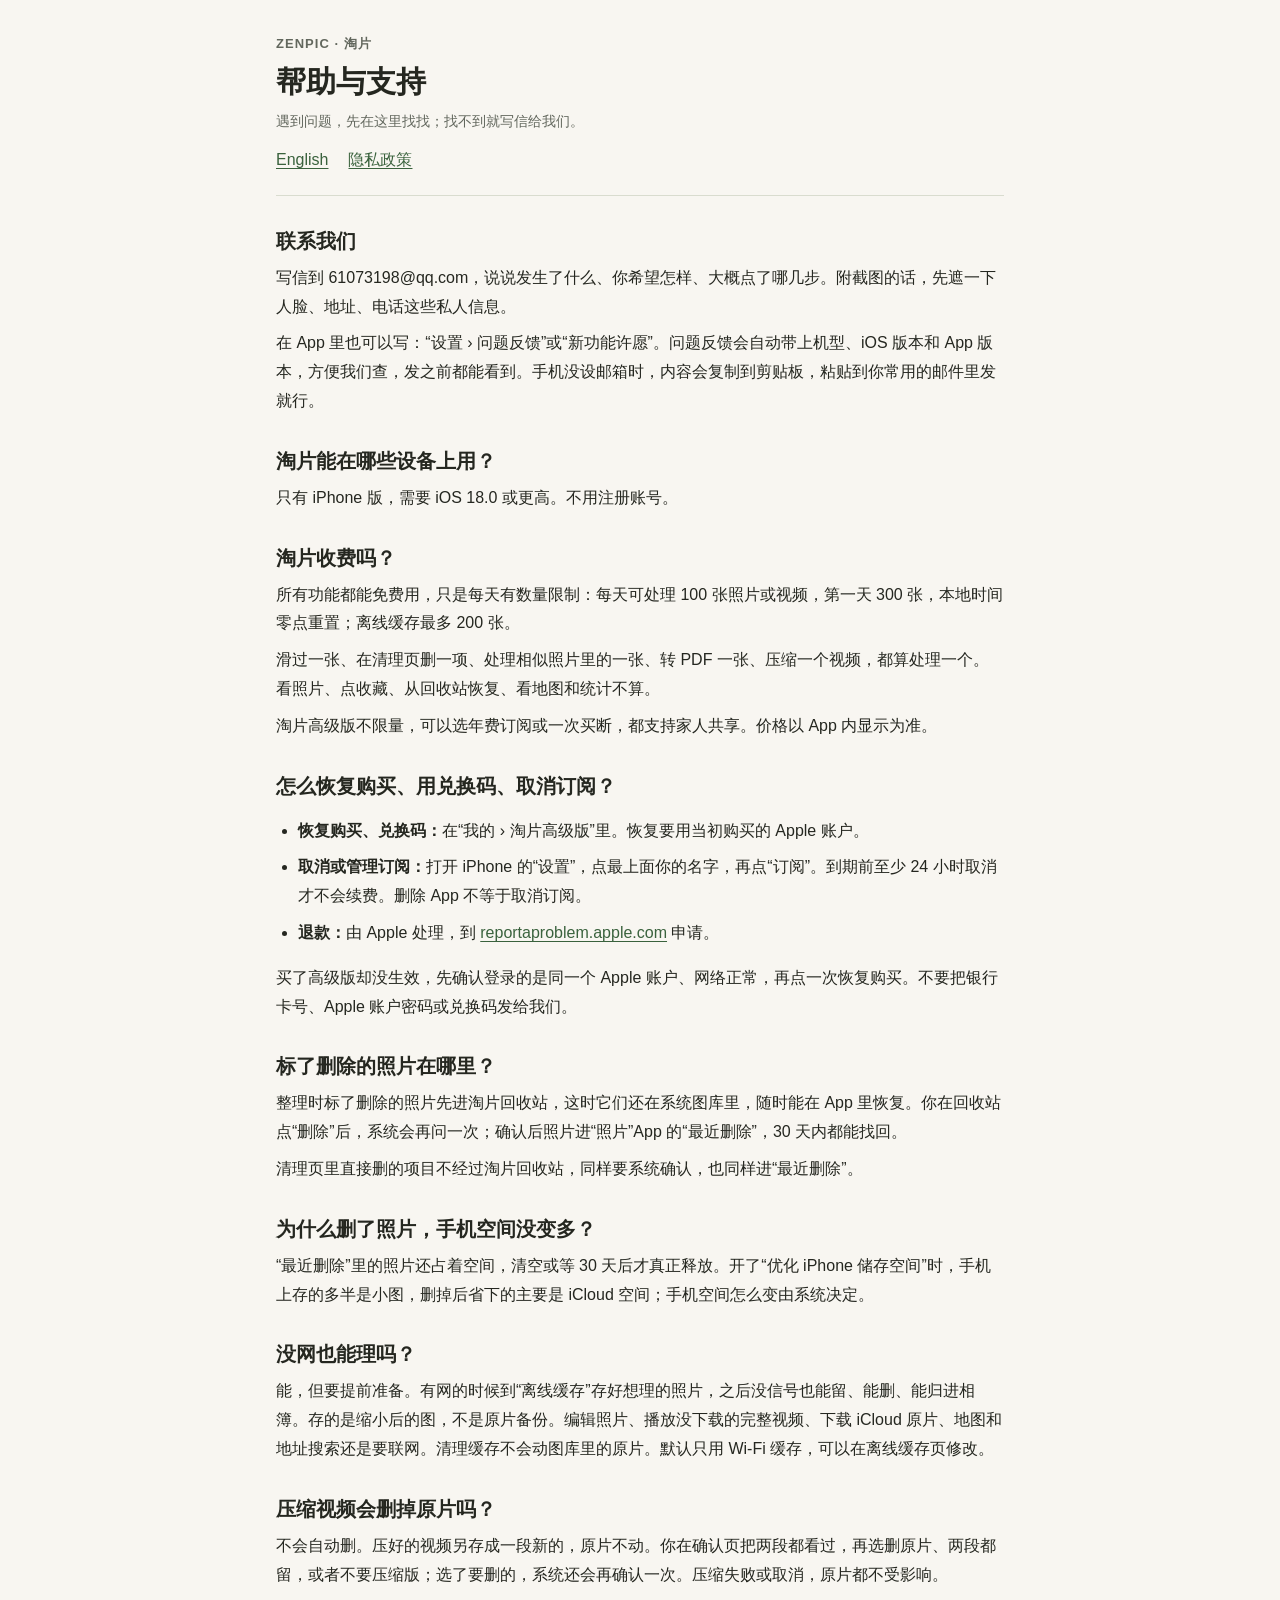
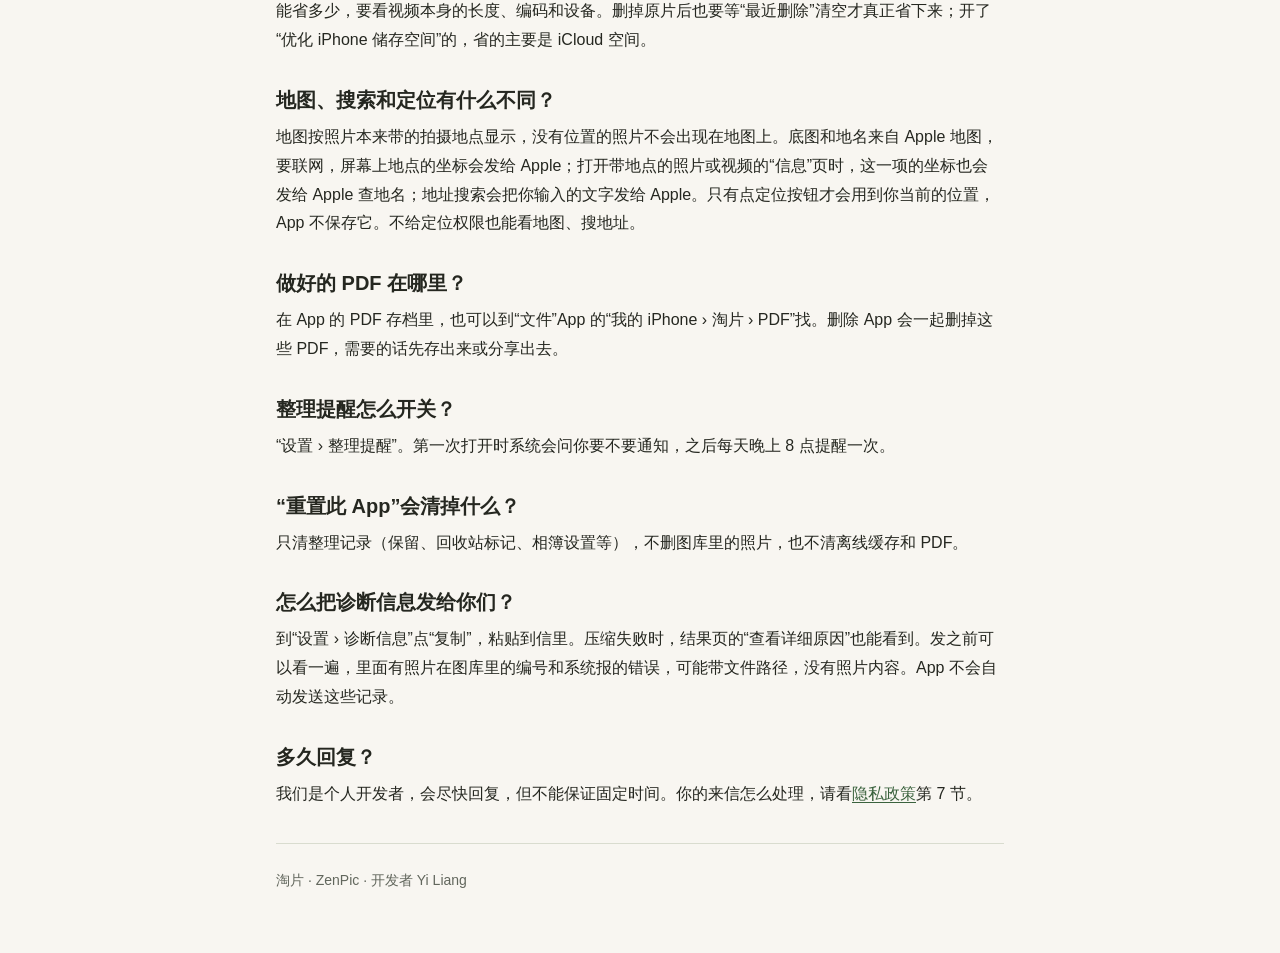
<file: zh/support/index.html>
<!doctype html>
<html lang="zh-Hans">
<head>
<meta charset="utf-8">
<meta name="viewport" content="width=device-width,initial-scale=1">
<meta name="referrer" content="no-referrer">
<title>帮助与支持 · 淘片 ZenPic</title>
<style>
:root{--bg:#f8f6f1;--ink:#252720;--muted:#62675d;--line:#d9dccf;--link:#3a623d;--note:#eee9d9;--note-line:#85764d;--ph:#ffe58a;--ph-ink:#3d3000}
@media (prefers-color-scheme:dark){:root:not([data-theme="light"]){--bg:#171a16;--ink:#eceee7;--muted:#b3bcaa;--line:#3a4335;--link:#b6d29d;--note:#302e22;--note-line:#bcab74;--ph:#6b5600;--ph-ink:#fff3c4}}
:root[data-theme="dark"]{--bg:#171a16;--ink:#eceee7;--muted:#b3bcaa;--line:#3a4335;--link:#b6d29d;--note:#302e22;--note-line:#bcab74;--ph:#6b5600;--ph-ink:#fff3c4}
*{box-sizing:border-box}
html{color-scheme:light dark}
body{margin:0;background:var(--bg);color:var(--ink);font-family:-apple-system,BlinkMacSystemFont,"PingFang SC","Segoe UI","Microsoft YaHei",sans-serif;font-size:16px;line-height:1.8;overflow-wrap:anywhere}
main{max-width:760px;margin:0 auto;padding:32px 16px 52px}
header{border-bottom:1px solid var(--line);padding-bottom:20px}
h1{font-size:30px;line-height:1.25;margin:8px 0}
h2{font-size:20px;line-height:1.5;margin:30px 0 8px}
p,li{margin:8px 0}
ul{padding-left:22px}
a{color:var(--link);text-underline-offset:3px}
.brand{letter-spacing:.08em;font-size:13px;font-weight:600;color:var(--muted)}
.muted,footer{font-size:14px;color:var(--muted)}
nav{display:flex;flex-wrap:wrap;gap:8px 20px;margin-top:12px}
.note{background:var(--note);border-left:3px solid var(--note-line);padding:12px 14px;margin:18px 0}
.note p{margin:4px 0}
mark{background:var(--ph);color:var(--ph-ink);padding:0 3px;border-radius:3px}
footer{border-top:1px solid var(--line);margin-top:34px;padding-top:16px}
</style>
</head>
<body><main>
<header>
<div class="brand">ZENPIC · 淘片</div>
<h1>帮助与支持</h1>
<p class="muted">遇到问题，先在这里找找；找不到就写信给我们。</p>
<nav aria-label="相关页面"><a href="/support/">English</a><a href="/zh/privacy/">隐私政策</a></nav>
</header>


<section>
<h2>联系我们</h2>
<p>写信到 61073198@qq.com，说说发生了什么、你希望怎样、大概点了哪几步。附截图的话，先遮一下人脸、地址、电话这些私人信息。</p>
<p>在 App 里也可以写：“设置 › 问题反馈”或“新功能许愿”。问题反馈会自动带上机型、iOS 版本和 App 版本，方便我们查，发之前都能看到。手机没设邮箱时，内容会复制到剪贴板，粘贴到你常用的邮件里发就行。</p>
</section>

<section>
<h2>淘片能在哪些设备上用？</h2>
<p>只有 iPhone 版，需要 iOS 18.0 或更高。不用注册账号。</p>
</section>

<section>
<h2>淘片收费吗？</h2>
<p>所有功能都能免费用，只是每天有数量限制：每天可处理 100 张照片或视频，第一天 300 张，本地时间零点重置；离线缓存最多 200 张。</p>
<p>滑过一张、在清理页删一项、处理相似照片里的一张、转 PDF 一张、压缩一个视频，都算处理一个。看照片、点收藏、从回收站恢复、看地图和统计不算。</p>
<p>淘片高级版不限量，可以选年费订阅或一次买断，都支持家人共享。价格以 App 内显示为准。</p>
</section>

<section>
<h2>怎么恢复购买、用兑换码、取消订阅？</h2>
<ul>
<li><strong>恢复购买、兑换码：</strong>在“我的 › 淘片高级版”里。恢复要用当初购买的 Apple 账户。</li>
<li><strong>取消或管理订阅：</strong>打开 iPhone 的“设置”，点最上面你的名字，再点“订阅”。到期前至少 24 小时取消才不会续费。删除 App 不等于取消订阅。</li>
<li><strong>退款：</strong>由 Apple 处理，到 <a href="https://reportaproblem.apple.com/">reportaproblem.apple.com</a> 申请。</li>
</ul>
<p>买了高级版却没生效，先确认登录的是同一个 Apple 账户、网络正常，再点一次恢复购买。不要把银行卡号、Apple 账户密码或兑换码发给我们。</p>
</section>

<section>
<h2>标了删除的照片在哪里？</h2>
<p>整理时标了删除的照片先进淘片回收站，这时它们还在系统图库里，随时能在 App 里恢复。你在回收站点“删除”后，系统会再问一次；确认后照片进“照片”App 的“最近删除”，30 天内都能找回。</p>
<p>清理页里直接删的项目不经过淘片回收站，同样要系统确认，也同样进“最近删除”。</p>
</section>

<section>
<h2>为什么删了照片，手机空间没变多？</h2>
<p>“最近删除”里的照片还占着空间，清空或等 30 天后才真正释放。开了“优化 iPhone 储存空间”时，手机上存的多半是小图，删掉后省下的主要是 iCloud 空间；手机空间怎么变由系统决定。</p>
</section>

<section>
<h2>没网也能理吗？</h2>
<p>能，但要提前准备。有网的时候到“离线缓存”存好想理的照片，之后没信号也能留、能删、能归进相簿。存的是缩小后的图，不是原片备份。编辑照片、播放没下载的完整视频、下载 iCloud 原片、地图和地址搜索还是要联网。清理缓存不会动图库里的原片。默认只用 Wi-Fi 缓存，可以在离线缓存页修改。</p>
</section>

<section>
<h2>压缩视频会删掉原片吗？</h2>
<p>不会自动删。压好的视频另存成一段新的，原片不动。你在确认页把两段都看过，再选删原片、两段都留，或者不要压缩版；选了要删的，系统还会再确认一次。压缩失败或取消，原片都不受影响。</p>
<p>能省多少，要看视频本身的长度、编码和设备。删掉原片后也要等“最近删除”清空才真正省下来；开了“优化 iPhone 储存空间”的，省的主要是 iCloud 空间。</p>
</section>

<section>
<h2>地图、搜索和定位有什么不同？</h2>
<p>地图按照片本来带的拍摄地点显示，没有位置的照片不会出现在地图上。底图和地名来自 Apple 地图，要联网，屏幕上地点的坐标会发给 Apple；打开带地点的照片或视频的“信息”页时，这一项的坐标也会发给 Apple 查地名；地址搜索会把你输入的文字发给 Apple。只有点定位按钮才会用到你当前的位置，App 不保存它。不给定位权限也能看地图、搜地址。</p>
</section>

<section>
<h2>做好的 PDF 在哪里？</h2>
<p>在 App 的 PDF 存档里，也可以到“文件”App 的“我的 iPhone › 淘片 › PDF”找。删除 App 会一起删掉这些 PDF，需要的话先存出来或分享出去。</p>
</section>

<section>
<h2>整理提醒怎么开关？</h2>
<p>“设置 › 整理提醒”。第一次打开时系统会问你要不要通知，之后每天晚上 8 点提醒一次。</p>
</section>

<section>
<h2>“重置此 App”会清掉什么？</h2>
<p>只清整理记录（保留、回收站标记、相簿设置等），不删图库里的照片，也不清离线缓存和 PDF。</p>
</section>

<section>
<h2>怎么把诊断信息发给你们？</h2>
<p>到“设置 › 诊断信息”点“复制”，粘贴到信里。压缩失败时，结果页的“查看详细原因”也能看到。发之前可以看一遍，里面有照片在图库里的编号和系统报的错误，可能带文件路径，没有照片内容。App 不会自动发送这些记录。</p>
</section>

<section>
<h2>多久回复？</h2>
<p>我们是个人开发者，会尽快回复，但不能保证固定时间。你的来信怎么处理，请看<a href="/zh/privacy/">隐私政策</a>第 7 节。</p>
</section>

<footer><p>淘片 · ZenPic · 开发者 Yi Liang</p></footer>
</main></body></html>
</file>
<file: assets/css/site.css>
/* 淘片介绍页 · 样式
   画布：浅色加细点阵；照片是白边贴纸；橙红只留给一个会变形的色块和少量强调。
   动画只动 transform、opacity、clip-path，手机上不掉帧。 */
:root{
  --bg:#E9EEF2;--ink:#1E2933;--ink2:#27323C;--mut:#5C6975;--mut2:#8593A0;
  --dot:#BCC8D2;--line:#C6D0D9;--or:#FF5A36;--paper:#F8FAFB;--black:#0A0C0F;
  --sans:-apple-system,BlinkMacSystemFont,"PingFang SC","Helvetica Neue","Hiragino Sans GB","Microsoft YaHei",sans-serif;
  --mono:ui-monospace,"SF Mono",Menlo,Consolas,monospace;
  --pw:min(66vw,280px);
  --ease:cubic-bezier(.22,.8,.24,1);
}
*{box-sizing:border-box}
html{-webkit-text-size-adjust:100%}
body{margin:0;color:var(--ink);font:16px/1.65 var(--sans);-webkit-font-smoothing:antialiased;
  background:var(--bg) radial-gradient(var(--dot) .9px,transparent 1.3px) 11px 11px/22px 22px;overflow-x:hidden;overflow-x:clip}
img{display:block;max-width:100%}
a{color:inherit}
h1,h2,h3,p,figure,dl,dd{margin:0}
button{font:inherit;color:inherit;background:none;border:0;padding:0;cursor:pointer;-webkit-tap-highlight-color:transparent}
.wrap{width:min(100% - 40px,1120px);margin-inline:auto}
.nb{display:inline-block}
.mono{font-family:var(--mono);font-variant-numeric:tabular-nums}
.sr{position:absolute;width:1px;height:1px;overflow:hidden;clip:rect(0 0 0 0);white-space:nowrap}

/* —— 通用小件 —— */
.cap{font:600 12px/1.2 var(--mono);letter-spacing:.22em;color:var(--or);text-transform:uppercase;display:flex;align-items:center;gap:10px}
.st{background:#fff;padding:5px;border-radius:10px;box-shadow:0 8px 18px rgba(39,64,90,.22)}
.st>img{border-radius:6px;width:100%;height:100%;object-fit:cover}
.tl{display:inline-grid;place-items:center;width:28px;height:28px;border-radius:8px;background:var(--ink2);color:#fff;font-size:15px;font-weight:600;line-height:1;flex:none}
.tl.or{background:var(--or)}
.lb{display:flex;align-items:center;gap:8px;white-space:nowrap}
.lb b{display:block;font-size:15px;font-weight:600;line-height:1.2}
.lb i{display:block;font:500 9.5px/1.3 var(--mono);font-style:normal;letter-spacing:.2em;color:var(--mut2);margin-top:2px}
.btn{display:inline-flex;align-items:center;gap:10px;height:54px;padding:0 26px;border-radius:27px;background:var(--black);color:#fff;font-weight:600;font-size:17px;text-decoration:none;letter-spacing:.02em;transition:transform .18s var(--ease),background .18s}
.btn svg{width:17px;height:17px;flex:none}
.btn:active{transform:scale(.97)}
.btn.s{height:36px;padding:0 16px;font-size:14px;border-radius:18px;gap:6px}
.btn.w{background:#fff;color:var(--black)}
@media(hover:hover){.btn:hover{background:var(--or)}.btn.w:hover{background:var(--or);color:#fff}}

/* 橙色块的停靠位：没轮到时是一圈虚线，色块到了才填上 */
.anchor{display:inline-block;position:relative;flex:none;color:var(--or)}
.anchor svg{display:block;width:100%;height:100%;overflow:visible}
.anchor svg path{fill:currentColor}
.anchor em{position:absolute;inset:0;display:grid;place-items:center;font-style:normal;font-weight:700;color:#fff;line-height:1}
.fx .anchor svg path{fill:transparent;stroke:var(--mut2);stroke-width:1.2;stroke-dasharray:3 3;vector-effect:non-scaling-stroke;transition:none}
.fx .anchor em{color:var(--mut)}
.fx .anchor.on svg path{fill:currentColor;stroke:none}
.fx .anchor.on em{color:#fff}
#fx{position:fixed;left:0;top:0;width:100%;height:100%;pointer-events:none;z-index:60;display:none}
.fx #fx{display:block}

/* 侧边刻度：色块不在停靠位时，沿着它走 */
.rail{position:fixed;right:9px;top:32vh;height:36vh;width:1px;z-index:55;pointer-events:none;opacity:0;transition:opacity .3s}
.fx .rail{opacity:1}
.rail.off{opacity:0}
.rail i{position:absolute;right:-3px;width:7px;height:1px;background:var(--mut2)}
.rail i b{display:none}

/* —— 顶栏 —— */
.bar{position:fixed;left:0;right:0;top:0;z-index:40;background:var(--bg);border-bottom:1px solid var(--line);transform:translateY(-101%);transition:transform .32s var(--ease)}
.bar.show{transform:none}
.bar .wrap{display:flex;align-items:center;justify-content:space-between;height:56px}
.brand{display:flex;align-items:center;gap:10px;font-weight:700;font-size:18px;letter-spacing:.06em;text-decoration:none}
.brand img{width:32px;height:32px;border-radius:8px}

/* —— 第一屏 —— */
.hero{padding:22px 0 56px;position:relative}
.hero-top{display:flex;align-items:center;justify-content:space-between;margin-bottom:34px}
.hero h1{font-size:clamp(44px,12.4vw,88px);line-height:1.1;font-weight:700;letter-spacing:-.02em;margin:16px 0 18px}
.hero h1 span{display:block}
.hero .sub{font-size:17px;color:var(--mut);max-width:26em}
.hero .sub strong{color:var(--ink);font-weight:600}
.cta{display:flex;flex-wrap:wrap;align-items:center;gap:12px 16px;margin-top:26px}
.cta small{font-size:12.5px;color:var(--mut);line-height:1.5}
.qr{display:none}
.pile{position:relative;margin:44px auto 0;width:min(100%,430px);aspect-ratio:1/1.02}
.pile .st{position:absolute;aspect-ratio:2/3;transform:rotate(var(--r));animation:drop .8s var(--ease) both;animation-delay:calc(var(--i)*70ms + 120ms)}
.pile .sq{aspect-ratio:1}
.pile .p1{width:44%;left:28%;top:7%;--r:-2deg;z-index:5}
.pile .p2{width:29%;left:65%;top:33%;--r:7deg;z-index:3}
.pile .p3{width:27%;left:3%;top:1%;--r:-9deg;z-index:2}
.pile .p4{width:26%;left:1%;top:47%;--r:6deg;z-index:3}
.pile .p5{width:25%;left:72%;top:-3%;--r:11deg;z-index:1}
.pile .p6{width:27%;left:19%;top:69%;--r:-5deg;z-index:6}
.pile .p7{width:21%;left:55%;top:73%;--r:8deg;z-index:4}
@keyframes drop{from{opacity:0;transform:translateY(-34px) scale(.82) rotate(calc(var(--r)*2.4))}to{opacity:1;transform:rotate(var(--r))}}
.vf{position:absolute;pointer-events:none}
.vf i{position:absolute;width:20%;aspect-ratio:1;border:4px solid var(--or)}
.vf i:nth-child(1){left:0;top:0;border-right:0;border-bottom:0;border-top-left-radius:12px}
.vf i:nth-child(2){right:0;top:0;border-left:0;border-bottom:0;border-top-right-radius:12px}
.vf i:nth-child(3){right:0;bottom:0;border-left:0;border-top:0;border-bottom-right-radius:12px}
.vf i:nth-child(4){left:0;bottom:0;border-right:0;border-top:0;border-bottom-left-radius:12px}
.pile .vf{left:24.5%;top:4.2%;width:51%;aspect-ratio:2/2.92;z-index:5;transform:rotate(-2deg);animation:lock .7s var(--ease) .75s both}
@keyframes lock{from{opacity:0;transform:rotate(-2deg) scale(1.28)}to{opacity:1;transform:rotate(-2deg)}}
.pile .tag{position:absolute;z-index:8;animation:pop .5s var(--ease) both}
.pile .tag1{left:70%;top:4%;animation-delay:1.15s}
.pile .tag2{left:66%;top:60.5%;animation-delay:1.3s}
.pile .tag3{left:2%;top:91%;animation-delay:1.45s}
.pile .tag4{left:70%;top:70%;animation-delay:1.6s}
.pile .chip{background:#fff;padding:6px 10px;border-radius:10px;box-shadow:0 6px 14px rgba(39,64,90,.2)}
.pile .chip b{font-size:13.5px}
.pile #a-tile{width:34px;height:34px}
.pile #a-tile em{font-size:18px}
@keyframes pop{from{opacity:0;transform:translateY(8px) scale(.9)}to{opacity:1;transform:none}}

/* —— 各段共用 —— */
.sec{padding:76px 0;position:relative}
.sh h2{font-size:clamp(31px,8.6vw,56px);line-height:1.16;font-weight:700;letter-spacing:-.015em;margin:14px 0 14px}
.sh p{color:var(--mut);font-size:16.5px;max-width:30em}
.note{font-size:12.5px;line-height:1.6;color:var(--mut)}
.js .rv{opacity:0;transform:translateY(22px);transition:opacity .6s var(--ease),transform .6s var(--ease)}
.js .rv.in{opacity:1;transform:none}

/* —— 手机 —— */
.phone{position:relative;width:var(--pw);aspect-ratio:1/2.107;background:#0b0d10;border-radius:15%/7.1%;box-shadow:0 0 0 6px #fff,0 22px 40px rgba(39,64,90,.28);flex:none}
.scr{position:absolute;left:2.8%;right:2.8%;top:1.3%;bottom:1.3%;border-radius:13.4%/6.2%;overflow:hidden;background:#000}
.scr>img{width:100%;height:100%;object-fit:cover}

/* —— 01 滑着理 —— */
.swipe .stage{display:flex;flex-direction:column;align-items:center;margin-top:34px}
.swipe .phone-box{position:relative}
.deck{position:absolute;left:8.29%;top:17.78%;width:83.43%;height:57.73%;border-radius:4.07%/2.7%;display:none}
.js .deck{display:block;touch-action:none;background:#11181f;-webkit-user-select:none;user-select:none}
.js .deck.done{touch-action:auto}
.card{position:absolute;inset:0;border-radius:inherit;overflow:hidden;transition:transform .32s var(--ease),opacity .32s;will-change:transform}
.card img{width:100%;height:100%;object-fit:cover;pointer-events:none}
.card.drag{transition:none}
.card.under{transform:scale(.93);opacity:.55}
.card.go-del{transform:translate3d(0,-128%,0) scale(.72);opacity:0}
.card.go-keep{transform:translate3d(0,5%,0) scale(.9);opacity:0}
.card.go-left{transform:translate3d(-125%,0,0) rotate(-7deg)}
.card.in-left{transform:translate3d(-125%,0,0) rotate(-7deg);transition:none}
.card.in-top{transform:translate3d(0,-128%,0) scale(.72);opacity:0;transition:none}
.card .m{position:absolute;left:50%;padding:7px 14px;border-radius:20px;font-size:14px;font-weight:600;color:#fff;white-space:nowrap;transform:translateX(-50%);opacity:0;pointer-events:none}
.card .m-del{bottom:12%;background:var(--or);opacity:var(--del,0)}
.card .m-fav{top:10%;background:rgba(10,12,15,.72);opacity:var(--fav,0)}
.card.go-keep .m-keep{opacity:1}
.card .m-keep{top:44%;background:rgba(10,12,15,.72)}
.card .h{position:absolute;left:9px;top:9px;width:30px;height:30px;border-radius:50%;background:rgba(10,12,15,.6);display:grid;place-items:center;color:#fff;font-size:15px;transform:scale(0);transition:transform .3s var(--ease)}
.card.fav .h{transform:none}
.deck-done{position:absolute;inset:0;border-radius:inherit;display:none;flex-direction:column;align-items:center;justify-content:center;gap:10px;color:#E4E8EC;text-align:center;padding:12px}
.deck.done .deck-done{display:flex}
.deck-done b{font-size:17px}
.deck-done span{font-size:12.5px;color:#9BA6B0}
.deck-done button{margin-top:6px;height:36px;padding:0 18px;border-radius:18px;background:#fff;color:var(--black);font-weight:600;font-size:14px}
.hit{position:absolute;border-radius:50%;display:none}
.js .hit{display:block}
.hit.k{left:39.5%;top:79.2%;width:21%;height:9.6%}
.hit.d{left:76%;top:80.4%;width:17.5%;height:8%}
.hit::after{content:"";position:absolute;inset:6%;border-radius:50%;border:3px solid var(--or);opacity:0}
.hit.fl::after{animation:ring .45s ease-out}
@keyframes ring{from{opacity:.9;transform:scale(.7)}to{opacity:0;transform:scale(1.35)}}
.tdot{position:absolute;left:50%;top:66%;width:44px;height:44px;margin:-22px 0 0 -22px;border-radius:50%;background:rgba(255,90,54,.82);border:3px solid #fff;opacity:0;pointer-events:none;z-index:3}
.deck.hint .tdot{animation:tdot 3.4s ease-in-out infinite}
.deck.hint .card:not(.under){animation:nudge 3.4s ease-in-out infinite}
@keyframes tdot{0%,18%{opacity:0;transform:translateY(0) scale(1.5)}26%{opacity:1;transform:translateY(0) scale(1)}46%{opacity:1;transform:translateY(-58px) scale(1)}58%{opacity:1;transform:translateY(0)}66%,100%{opacity:0;transform:translateY(0) scale(1.2)}}
@keyframes nudge{0%,26%{transform:none}46%{transform:translate3d(0,-58px,0)}58%,100%{transform:none}}
.try{margin-top:22px;display:flex;flex-wrap:wrap;justify-content:center;gap:6px 14px;font-size:13px;color:var(--mut)}
.try b{font-weight:600;color:var(--ink)}
.try span{display:inline-flex;gap:6px;align-items:center}
.try .mono{color:var(--or);font-weight:600}
.tray{width:100%;max-width:420px;margin-top:26px;background:var(--paper);border-radius:16px;box-shadow:0 0 0 1px var(--line);padding:16px 16px 14px}
.tray-h{display:flex;align-items:center;gap:10px}
.tray-h h3{font-size:16px;font-weight:600;flex:1}
.tray-h h3 small{font-weight:400;color:var(--mut);font-size:12.5px;margin-left:6px}
#a-badge{width:28px;height:28px}
#a-badge em{font:600 14px/1 var(--mono)}
.tray-btn{font-size:13.5px;font-weight:600;color:var(--ink);height:32px;padding:0 13px;border-radius:16px;box-shadow:0 0 0 1px var(--line);background:#fff;transition:opacity .2s}
.tray-btn:disabled{opacity:.38;cursor:default}
.thumbs{display:flex;gap:8px;margin:13px 0 12px;min-height:60px;align-items:center}
.thumbs img{width:40px;height:60px;object-fit:cover;border-radius:6px;box-shadow:0 0 0 3px #fff,0 3px 8px rgba(39,64,90,.22);animation:pop .35s var(--ease) both}
.thumbs .empty{font-size:13px;color:var(--mut2);border:1px dashed var(--line);border-radius:8px;padding:0 12px;height:60px;display:flex;align-items:center;flex:1}
.count{display:flex;gap:18px;margin-top:10px;padding-top:10px;border-top:1px solid var(--line);font:500 11px/1.3 var(--mono);letter-spacing:.14em;color:var(--mut2)}
.count b{font-weight:600;color:var(--ink);font-size:13px;letter-spacing:0;margin-left:5px}
.gl{display:none}

/* —— 02 占地方的都找出来 —— */
.shots{display:grid;grid-auto-flow:column;grid-auto-columns:min(64vw,270px);gap:26px;overflow-x:auto;scroll-snap-type:x mandatory;padding:34px max(20px,calc(50vw - min(32vw,135px))) 8px;margin:10px 0 0;scrollbar-width:none;-webkit-overflow-scrolling:touch}
.shots::-webkit-scrollbar{display:none}
.shot{scroll-snap-align:center;position:relative}
.shot .phone{--pw:86%;margin:0 auto}
.shot .vf{left:1%;right:1%;top:-14px;aspect-ratio:1/2.03;opacity:0;transform:scale(1.07);transition:opacity .3s,transform .45s var(--ease)}
.shot .vf i{width:13%}
.shot.on .vf{opacity:1;transform:none}
.shot h3{font-size:19px;line-height:1.3;margin:26px 0 6px;font-weight:600}
.shot p{font-size:14px;color:var(--mut);line-height:1.6}
.pager{display:flex;justify-content:center;gap:6px;margin-top:20px}
.pager i{width:16px;height:3px;border-radius:2px;background:var(--line);transition:background .2s,width .2s}
.pager i.on{background:var(--or);width:26px}

/* —— 03 没网也能理 —— */
#a-plane{width:26px;height:26px}
.off{margin-top:30px;background:var(--paper);border-radius:18px;box-shadow:0 0 0 1px var(--line);padding:14px;max-width:460px}
.off-top{display:flex;align-items:center;justify-content:space-between;gap:10px}
.sw{display:flex;align-items:center;gap:9px;font-weight:600;font-size:15px}
.sw svg{width:17px;height:17px}
.sw .tr{width:46px;height:28px;border-radius:14px;background:#C9D1D8;position:relative;transition:background .25s}
.sw .tr::after{content:"";position:absolute;left:2px;top:2px;width:24px;height:24px;border-radius:50%;background:#fff;box-shadow:0 1px 3px rgba(0,0,0,.25);transition:transform .25s var(--ease)}
.sw[aria-checked="true"] .tr{background:var(--or)}
.sw[aria-checked="true"] .tr::after{transform:translateX(18px)}
.net{font:600 11px/1 var(--mono);letter-spacing:.14em;color:var(--mut)}
.net::before{content:"";display:inline-block;width:7px;height:7px;border-radius:50%;background:#35B26B;margin-right:6px}
.off.air .net::before{background:var(--mut2)}
.off-line{font-size:21px;font-weight:700;line-height:1.3;margin:14px 2px 12px;min-height:2.6em;display:flex;align-items:center}
.off-grid{display:grid;grid-template-columns:repeat(3,1fr);gap:11px 9px}
.ph{position:relative;aspect-ratio:2/3;border-radius:8px;background:#fff;padding:4px;box-shadow:0 4px 10px rgba(39,64,90,.18)}
.ph img{position:absolute;left:4px;top:4px;width:calc(100% - 8px);height:calc(100% - 8px);object-fit:cover;border-radius:5px}
.ph .hi{transition:opacity .45s}
.ph.blur .hi{opacity:0}
.ph .t{position:absolute;left:8px;bottom:8px;font-size:10.5px;line-height:1;padding:4px 6px;border-radius:9px;background:rgba(10,12,15,.66);color:#fff;white-space:nowrap}
.ph.got .t{background:var(--or)}
.ph.got{animation:got .4s var(--ease)}
@keyframes got{0%{transform:translateY(-12px) scale(1.04)}100%{transform:none}}
.off-bot{display:flex;align-items:center;justify-content:space-between;gap:10px;margin-top:14px}
.cache{display:flex;align-items:center;gap:9px;height:42px;padding:0 16px 0 12px;border-radius:21px;background:#fff;box-shadow:0 0 0 1px var(--line);font-weight:600;font-size:14.5px;transition:opacity .2s}
.cache:disabled{opacity:.45;cursor:default}
#a-cloud{width:28px;height:19px}
.off-n{font:500 11.5px/1 var(--mono);letter-spacing:.1em;color:var(--mut)}
.duo{display:grid;grid-template-columns:42% 1fr;gap:20px;align-items:center;margin-top:44px;max-width:460px}
.duo .phone{--pw:100%}
.spec{list-style:none;margin:0;padding:0;font-size:13.5px;line-height:1.5}
.spec li{padding:9px 0;border-top:1px solid var(--line)}
.spec li:last-child{border-bottom:1px solid var(--line)}
.spec i{display:block;font:500 9.5px/1.4 var(--mono);font-style:normal;letter-spacing:.18em;color:var(--mut2)}
.off-wrap .note{margin-top:18px;max-width:38em}

/* —— 04 照片变 PDF —— */
.pdf{position:relative}
.pdf-sticky{padding:70px 0 40px}
.pdf-texts{position:relative}
.pdf-t{margin-top:22px}
.pdf-t h2,.pdf-t h3{font-size:clamp(26px,7.2vw,46px);line-height:1.2;font-weight:700;letter-spacing:-.01em;margin:0 0 8px}
.pdf-t p{color:var(--mut);font-size:15px;max-width:28em}
.pdf-t small{display:block;font-size:12px;color:var(--mut2);margin-top:4px}
.steps{display:none;gap:5px;margin-top:14px}
.steps i{width:22px;height:3px;border-radius:2px;background:var(--line)}
.steps i.on{background:var(--or)}
.scene-box{display:none}
.js .pdf{height:300vh}
.js .pdf-sticky{position:sticky;top:0;height:100vh;height:100svh;padding:64px 0 10px;display:flex;flex-direction:column;overflow:hidden}
.js .pdf-texts{height:136px;flex:none}
.js .pdf-t{position:absolute;left:0;right:0;top:0;margin:0;opacity:0;will-change:transform,opacity}
.js .steps{display:flex}
.js .scene-box{display:block;flex:1;min-height:0;position:relative}
.scene{position:absolute;left:50%;top:50%;width:360px;height:400px;margin:-200px 0 0 -180px;transform-origin:50% 50%}
.scene>*{position:absolute}
.sc-photo{left:30px;top:70px;width:300px;height:225px;border-radius:8px;background:linear-gradient(#232a33,#0f1318);box-shadow:0 0 0 5px #fff,0 10px 22px rgba(39,64,90,.25)}
.sc-screen{left:0;top:0;width:250px;height:150px;transform-origin:0 0;box-shadow:0 6px 14px rgba(39,64,90,.25);background:linear-gradient(160deg,#14294a,#0f2140);border-radius:3px;overflow:hidden;will-change:transform}
.sc-screen::after{content:"";position:absolute;inset:0;box-shadow:inset 0 0 0 4px #fff;opacity:var(--ring,0)}
.sl-t{position:absolute;left:20px;top:17px;color:#D6E0EE;font-size:12px;font-weight:600;letter-spacing:.04em}
.sl-s{position:absolute;left:20px;top:37px;width:76px;height:4px;border-radius:2px;background:#4a5f80}
.sl-l{position:absolute;left:20px;width:92px;height:5px;border-radius:2px;background:#34496b}
.sl-b{position:absolute;bottom:20px;width:20px;border-radius:2px 2px 0 0;background:linear-gradient(#5b9bf0,#3b74cf)}
.pg{left:55px;top:150px;width:250px;height:150px;border-radius:3px;background:#fff center/cover;box-shadow:0 0 0 3px #fff,0 4px 10px rgba(39,64,90,.22);opacity:0;will-change:transform,opacity}
.sc-svg{left:0;top:0;width:360px;height:470px;overflow:visible;pointer-events:none}
.scene .lb{opacity:0}
.scene .lb b{font-size:16px}
.sc-n{left:55px;top:322px;font:600 11px/1 var(--mono);letter-spacing:.16em;color:var(--mut);opacity:0}
.sc-n b{color:var(--ink);font-size:14px;letter-spacing:0;margin-right:4px}
#a-doc{left:278px;top:104px;width:48px;height:60px;z-index:5}
#a-doc em{font:700 12px/1 var(--sans);letter-spacing:.04em;padding-top:14px;opacity:0;transition:opacity .2s}
#a-doc.on em{opacity:1}
.fx #a-doc svg path{stroke:transparent}
.chips{left:55px;top:352px;display:flex;gap:8px;opacity:0}
.chips span{display:inline-flex;align-items:center;gap:6px;height:32px;padding:0 12px;border-radius:16px;background:#fff;box-shadow:0 0 0 1px var(--line);font-size:13px;font-weight:600;white-space:nowrap}
.chips svg{width:14px;height:14px}

/* —— 05 照片不发给我们 —— */
.zeros{display:grid;grid-template-columns:1fr 1fr;margin-top:30px;border-top:1px solid var(--ink);max-width:880px}
.zeros div{padding:16px 12px 18px 0;border-bottom:1px solid var(--line)}
.zeros div:nth-child(odd){border-right:1px solid var(--line)}
.zeros div:nth-child(even){padding-left:16px}
.zeros dt{font-size:14.5px;font-weight:600}
.zeros .z{font:300 68px/1 var(--sans);font-variant-numeric:tabular-nums;letter-spacing:-.03em;margin:6px 0 4px}
.zeros .n{font-size:12.5px;color:var(--mut);line-height:1.5}
.priv .note{margin-top:18px;max-width:40em}
.priv .more{display:inline-block;margin-top:14px;font-weight:600;font-size:14.5px;text-underline-offset:4px}

/* —— 结尾：橙色铺满，变黑，接标志 —— */
.end{background:var(--black);color:#fff;position:relative}
.end-sticky{position:relative}
.end-or,.end-bk,#a-dot{display:none}
.end-line{background:var(--or);margin:0;padding:64px 20px;font-size:clamp(28px,8vw,60px);font-weight:700;line-height:1.25;text-align:center}
.end-logo{padding:72px 20px 56px;display:flex;flex-direction:column;align-items:center;text-align:center}
.end-logo img{width:84px;height:84px;border-radius:19px}
.end-logo .nm{font-size:54px;font-weight:700;letter-spacing:.1em;margin:14px 0 2px;text-indent:.1em}
.end-logo .sl{font-size:18px;color:#E4E8EC;letter-spacing:.06em}
.end-logo .btn{margin-top:28px}
.end-logo small{display:block;margin-top:14px;font-size:12.5px;color:#9BA6B0;line-height:1.7}
.fx .end{height:260vh;background:transparent}
.fx .end-sticky{position:sticky;top:0;height:100vh;height:100svh;overflow:hidden}
.fx .end-or,.fx .end-bk{display:block;position:absolute;inset:0;clip-path:circle(0 at 50% 50%);will-change:clip-path}
.fx .end-or{background:var(--or)}
.fx .end-bk{background:var(--black)}
.fx #a-dot{display:block;position:absolute;left:50%;top:50%;width:14px;height:14px;margin:-7px 0 0 -7px}
.fx .end-line,.fx .end-logo{position:absolute;left:0;right:0;top:0;bottom:0;margin:0;background:none;padding:0 20px;opacity:0;will-change:transform,opacity;display:flex;flex-direction:column;align-items:center;justify-content:center}
.fx .end-line{display:block;top:50%;bottom:auto;margin-top:-1.25em}
.fx .end-logo{pointer-events:none}
.fx .end-logo.live{pointer-events:auto}
.foot{background:var(--black);color:#9BA6B0;padding:26px 0 44px;font-size:13.5px}
.foot .wrap{border-top:1px solid #232830;padding-top:22px}
.foot nav{display:flex;flex-wrap:wrap;gap:10px 22px}
.foot a{color:#E4E8EC;text-underline-offset:4px}
.foot p{margin-top:14px}

/* —— 电脑宽度 —— */
@media(min-width:900px){
  :root{--pw:300px}
  .rail{right:auto;left:34px;top:24vh;height:52vh}
  .rail i{right:auto;left:-3px}
  .rail i b{display:block;position:absolute;left:14px;top:-6px;font:500 10px/12px var(--mono);letter-spacing:.14em;color:var(--mut2)}
  .hero{padding:30px 0 90px}
  .hero-grid{display:grid;grid-template-columns:1.02fr .98fr;gap:40px;align-items:center;min-height:calc(100vh - 150px)}
  .hero .sub{font-size:19px}
  .pile{margin:0 0 0 auto;width:min(100%,540px)}
  .vf i{border-width:5px}
  .pile #a-tile{width:42px;height:42px}
  .pile #a-tile em{font-size:22px}
  .lb b{font-size:17px}
  .qr{display:flex;align-items:center;gap:14px;margin-top:30px}
  .qr .code{position:relative;width:108px;height:108px;background:#fff;border-radius:10px;padding:10px;box-shadow:0 8px 18px rgba(39,64,90,.2)}
  .qr .code svg{display:block;width:100%;height:100%}
  .qr .vf{inset:-9px}
  .qr .vf i{width:18%;border-width:3px}
  .qr p{font-size:13.5px;color:var(--mut);line-height:1.6}
  .qr p b{display:block;color:var(--ink);font-size:15px}
  .sec{padding:130px 0}
  .sh p{font-size:18px}
  .swipe .wrap{display:grid;grid-template-columns:1fr 1fr;gap:60px;align-items:center}
  .swipe .stage{margin-top:0;grid-column:2;grid-row:1/3}
  .swipe .side{grid-column:1;align-self:start}
  .swipe .sh{align-self:end}
  .tray{margin-top:8px}
  .try{justify-content:flex-start}
  .gl{display:flex;position:absolute}
  .gl1{right:calc(100% + 34px);top:30%}
  .gl2{left:calc(100% + 34px);top:52%}
  .gl3{right:calc(100% + 34px);top:80%}
  .gl::after{content:"";position:absolute;top:50%;height:1.5px;width:26px;background:var(--ink)}
  .gl1::after,.gl3::after{left:calc(100% + 4px)}
  .gl2::after{right:calc(100% + 4px)}
  .shots{grid-auto-flow:row;grid-template-columns:repeat(4,1fr);gap:34px;overflow:visible;padding:50px 0 0;width:min(100% - 40px,1120px);margin-inline:auto}
  .shot .phone{--pw:82%}
  .shot .vf{left:3%;right:3%}
  .pager{display:none}
  .off-wrap{display:grid;grid-template-columns:1fr 1fr;gap:20px 70px;align-items:start}
  .off-wrap .sh{grid-column:1}
  .off{grid-column:2;grid-row:1/4;margin-top:0;justify-self:end;width:100%}
  .duo{grid-column:1;margin-top:26px}
  .off-wrap .note{grid-column:1}
  .js .pdf-sticky{padding:0}
  .js .pdf-sticky .wrap{height:100%;display:grid;grid-template-columns:.9fr 1.1fr;gap:40px;align-items:center}
  .js .pdf-texts{height:260px}
  .pdf-t p{font-size:18px}
  .js .scene-box{height:100%}
  .zeros{grid-template-columns:repeat(4,1fr)}
  .zeros div,.zeros div:nth-child(even){padding:22px 18px 26px;border-right:1px solid var(--line)}
  .zeros div:first-child{padding-left:0}
  .zeros div:last-child{border-right:0}
  .zeros .z{font-size:104px}
  .end-logo img{width:104px;height:104px;border-radius:23px}
  .end-logo .nm{font-size:76px}
}
@media(max-width:899px){
  .js .pdf-sticky .wrap{display:flex;flex-direction:column;height:100%}
}

/* —— 语言切换，和英文版的字号 —— */
.hero-top .r{display:flex;align-items:center;gap:16px}
.lang{font-size:14px;font-weight:600;color:var(--mut);text-decoration:none}
:lang(en) .brand{letter-spacing:0}
:lang(en) .hero h1{font-size:clamp(35px,9.7vw,62px);letter-spacing:-.03em}
:lang(en) .sh h2{font-size:clamp(28px,7.6vw,50px);letter-spacing:-.02em}
:lang(en) .pdf-t h2,:lang(en) .pdf-t h3{font-size:clamp(22px,6vw,40px);letter-spacing:-.02em}
:lang(en) .off-line{font-size:19px}
:lang(en) .end-line{font-size:clamp(25px,6.8vw,54px)}
:lang(en) .end-logo .nm{letter-spacing:0;text-indent:0}
:lang(en) .end-logo .sl{letter-spacing:.01em}
:lang(en) .pile .chip b{font-size:12.5px}
:lang(en) .count{letter-spacing:.08em}
@media(max-width:899px){.js:lang(en) .pdf-texts{height:158px}}

/* —— 减少动态效果：不吸附、不形变，直接给结果 —— */
@media(prefers-reduced-motion:reduce){
  .pile .st,.pile .vf,.pile .tag,.thumbs img,.ph.got{animation:none}
  .js .rv{opacity:1;transform:none;transition:none}
  .card,.bar,.ph .hi{transition:none}
  .js .pdf{height:auto}
  .js .pdf-sticky{position:static;height:auto;padding:70px 0 40px;overflow:visible}
  .js .pdf-sticky .wrap{display:block;height:auto}
  .js .pdf-texts{height:auto}
  .js .pdf-t{position:static;opacity:1;margin-top:22px}
  .js .steps{display:none}
  .js .scene-box{height:400px;margin-top:20px}
}

/* 第一屏底部的“往下滑”提示：一滑就收起，不再出来；系统开了减弱动态效果就不跳 */
.scrollhint{display:none}
.js .scrollhint{position:fixed;left:50%;bottom:calc(18px + env(safe-area-inset-bottom));z-index:45;display:flex;align-items:center;gap:6px;height:40px;padding:0 13px 0 17px;border:0;border-radius:20px;background:rgba(30,41,51,.9);-webkit-backdrop-filter:blur(8px);backdrop-filter:blur(8px);color:#fff;font:600 14px/1 var(--sans);letter-spacing:.08em;box-shadow:0 8px 22px rgba(14,20,26,.22);cursor:pointer;transform:translateX(-50%);transition:opacity .35s,transform .35s;animation:shIn .5s .9s both;-webkit-tap-highlight-color:transparent}
.js .scrollhint[hidden]{display:none}
.scrollhint svg{width:17px;height:17px;fill:none;stroke:var(--or);stroke-width:2.2;stroke-linecap:round;stroke-linejoin:round;animation:shBob 1.6s ease-in-out infinite}
.js .scrollhint.gone{opacity:0;transform:translate(-50%,16px);pointer-events:none}
@keyframes shIn{from{opacity:0}to{opacity:1}}
@keyframes shBob{0%,100%{transform:translateY(-3px)}50%{transform:translateY(3px)}}
@media(hover:hover){.js .scrollhint:hover{background:var(--ink)}}
@media (prefers-reduced-motion:reduce){.js .scrollhint,.scrollhint svg{animation:none}}
</file>
